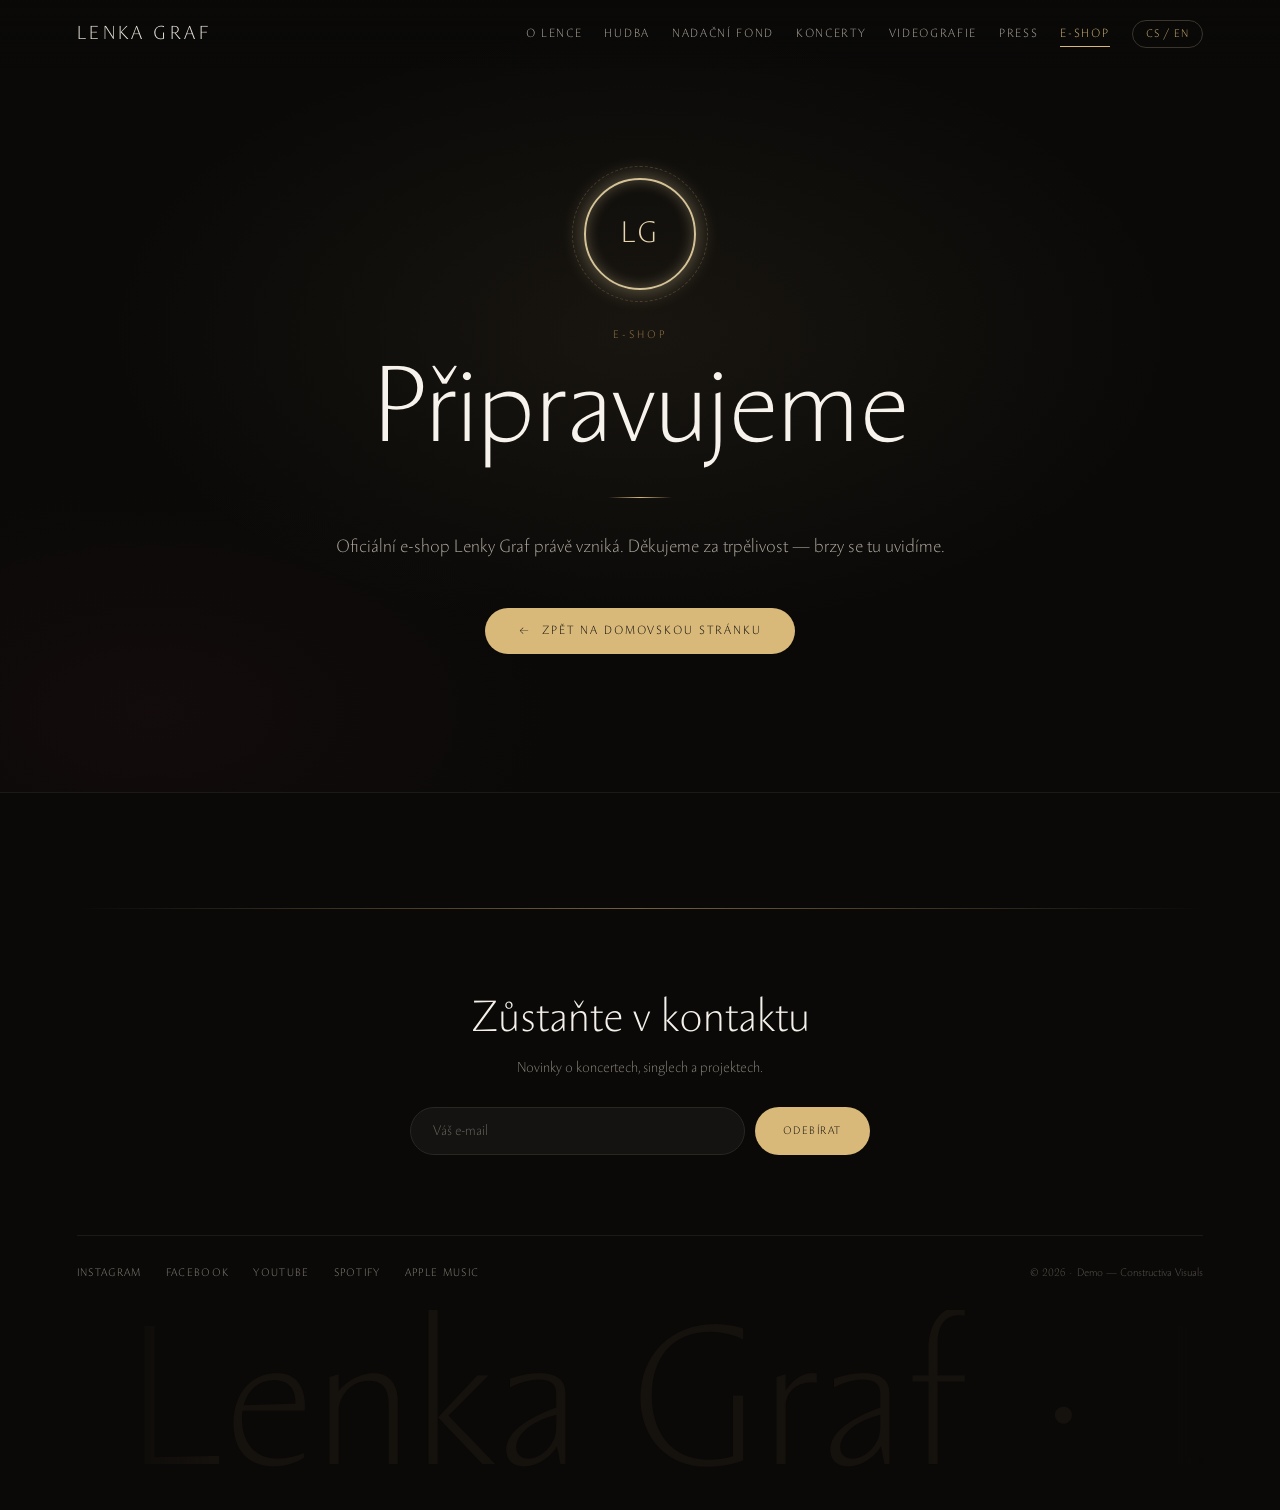
<file: eshop.html>
<!DOCTYPE html>
<html lang="cs">
<head>
<meta charset="utf-8">
<meta name="viewport" content="width=device-width, initial-scale=1">
<title>E-shop — připravujeme · Lenka Graf</title>
<meta name="description" content="Oficiální e-shop Lenky Graf právě připravujeme.">
<!-- dočasná stránka — do vyhledávačů nepatří -->
<meta name="robots" content="noindex, follow">
<meta name="theme-color" content="#0a0908">

<!-- Favicon (LG monogram) -->
<link rel="icon" href="data:image/svg+xml,<svg xmlns='http://www.w3.org/2000/svg' viewBox='0 0 64 64'><rect width='64' height='64' rx='12' fill='%230a0908'/><text x='50%25' y='52%25' dominant-baseline='central' text-anchor='middle' font-family='Georgia,serif' font-style='italic' font-weight='700' font-size='34' fill='%23d8b97a'>LG</text></svg>">
<link rel="apple-touch-icon" href="data:image/svg+xml,<svg xmlns='http://www.w3.org/2000/svg' viewBox='0 0 64 64'><rect width='64' height='64' fill='%230a0908'/><text x='50%25' y='52%25' dominant-baseline='central' text-anchor='middle' font-family='Georgia,serif' font-style='italic' font-weight='700' font-size='34' fill='%23d8b97a'>LG</text></svg>">

<link rel="preload" as="font" type="font/woff2" href="assets/fonts/JannonSans-Light.woff2" crossorigin>
<link rel="stylesheet" href="assets/fonts/fonts.css">
<style>
  /* Stejné základy jako index.html — typografie jede přes jednu proměnnou */
  :root {
    --font: 'Jannon Sans', 'Optima', 'Gill Sans', 'Segoe UI', sans-serif;
  }
  * { box-sizing: border-box; margin: 0; padding: 0; }
  html, body, input, button, textarea, select { font-synthesis: none; -webkit-font-synthesis: none; }
  body { background: #0a0908; color: #ece7de; font-family: var(--font); font-weight: 300; -webkit-font-smoothing: antialiased; overflow-x: hidden; }
  ::selection { background: #d8b97a; color: #0a0908; }
  a { -webkit-tap-highlight-color: transparent; }
  input::placeholder { color: #6b665d; }
  @keyframes marqueeMove { from { transform: translateX(0); } to { transform: translateX(-50%); } }
  @keyframes glowPulse { 0%,100% { opacity:.55; } 50% { opacity:.9; } }
  @keyframes rise { from { opacity:0; transform:translateY(18px); } to { opacity:1; transform:none; } }
  @keyframes spin { from { transform: rotate(0deg); } to { transform: rotate(360deg); } }

  /* ---- nav ---- */
  .nav-actions a{ position:relative; font-size:12px; letter-spacing:.2em; text-transform:uppercase; color:#b3ada2; text-decoration:none; transition:color .35s ease; }
  .nav-actions a::after{ content:''; position:absolute; left:0; bottom:-6px; width:0; height:1px; background:#d8b97a; transition:width .4s cubic-bezier(.2,.6,.2,1); }
  .nav-actions a:hover{ color:#ece7de; }
  .nav-actions a:hover::after, .nav-actions a.active::after{ width:100%; }
  .nav-actions a.active{ color:#d8b97a; }

  /* ---- připravujeme ---- */
  .soon{ position:relative; min-height:88vh; min-height:88svh; display:flex; align-items:center; justify-content:center; padding:130px 6vw 90px; text-align:center; overflow:hidden;
    background:radial-gradient(60% 55% at 50% 42%, rgba(216,185,122,.07), transparent 70%), radial-gradient(50% 45% at 12% 90%, rgba(126,42,56,.08), transparent 65%), #0a0908; }
  .soon-inner > *{ animation:rise 1.1s cubic-bezier(.2,.6,.2,1) both; }
  .soon-inner > :nth-child(2){ animation-delay:.12s; }
  .soon-inner > :nth-child(3){ animation-delay:.24s; }
  .soon-inner > :nth-child(4){ animation-delay:.36s; }
  .soon-inner > :nth-child(5){ animation-delay:.48s; }
  .soon-inner > :nth-child(6){ animation-delay:.6s; }
  /* monogram ve svítivém kruhu — stejná linka jako oblouk jukeboxu */
  .soon-mark{ position:relative; width:112px; height:112px; margin:0 auto 38px; border-radius:50%; display:flex; align-items:center; justify-content:center;
    font-size:30px; letter-spacing:.08em; color:#e8d7ae; }
  .soon-mark::before{ content:''; position:absolute; inset:0; border-radius:50%; border:2px solid rgba(240,220,170,.88);
    box-shadow:0 0 22px rgba(240,220,170,.42), inset 0 0 14px rgba(240,220,170,.3); animation:glowPulse 3.6s ease-in-out infinite; }
  .soon-mark::after{ content:''; position:absolute; inset:-12px; border-radius:50%; border:1px dashed rgba(216,185,122,.22); animation:spin 40s linear infinite; }
  .soon-back{ display:inline-flex; align-items:center; gap:12px; padding:16px 34px; background:#d8b97a; color:#0a0908; border-radius:40px; font-family:var(--font); font-size:12px;
    letter-spacing:.16em; text-transform:uppercase; font-weight:700; text-decoration:none; transition:transform .25s ease, box-shadow .3s ease; }
  .soon-back:hover{ transform:translateY(-2px); box-shadow:0 10px 30px -8px rgba(216,185,122,.55); }
  .soon-back:focus-visible, .nav-actions a:focus-visible, #langBtn:focus-visible{ outline:2px solid #d8b97a; outline-offset:4px; }
  .soon-back span{ transition:transform .3s ease; }
  .soon-back:hover span{ transform:translateX(-4px); }

  /* ---- footer (stejný jako na hlavní stránce) ---- */
  .foot-divider{ height:1px; background:linear-gradient(90deg, transparent, rgba(216,185,122,.5) 50%, transparent); margin:0 auto; max-width:1180px; }
  .foot-marquee{ animation:marqueeMove 28s linear infinite; }
  .foot-marquee:hover{ animation-play-state:paused; }
  #newsThanks{ display:none; font-family:var(--font); font-style:italic; font-size:20px; color:#d8b97a; margin-top:6px; opacity:0; transition:opacity .6s ease; }
  #newsThanks.show{ display:block; opacity:1; }
  footer input[type=email]:focus{ border-color:rgba(216,185,122,.7)!important; box-shadow:0 0 0 3px rgba(216,185,122,.1); }
  footer button[type=submit]:hover{ filter:brightness(1.08); box-shadow:0 8px 26px -8px rgba(216,185,122,.55); }

  .burger{ display:none; flex-direction:column; gap:5px; background:none; border:0; cursor:pointer; padding:6px; }
  .burger span{ display:block; width:24px; height:1.5px; background:#ece7de; }
  .mnav{ position:fixed; inset:0; z-index:80; background:rgba(10,9,8,.98); display:flex; flex-direction:column; align-items:center; justify-content:center; gap:6px; overflow-y:auto; opacity:0; visibility:hidden; transition:opacity .4s ease, visibility .4s; }
  .mnav.open{ opacity:1; visibility:visible; }
  .mnav a{ font-family:var(--font); font-size:clamp(24px,4.4vh,34px); letter-spacing:.03em; color:#ece7de; text-decoration:none; padding:clamp(6px,1.2vh,12px); }
  .mnav a:active{ color:#d8b97a; }
  .mnav-close{ position:absolute; top:18px; right:26px; font-size:38px; line-height:1; background:none; border:0; color:#ece7de; cursor:pointer; }

  /* 7 položek se vejde od 1100 px, pod tím hamburger — stejně jako na hlavní stránce */
  @media (max-width:1320px){
    .nav-actions{ gap:22px !important; }
    .nav-actions a{ letter-spacing:.14em; }
  }
  @media (max-width:1100px){
    .nav-actions a{ display:none; }
    .burger{ display:flex; }
  }
  @media (max-width:780px){
    .site-nav{ padding:15px 22px !important; }
    .nav-actions{ gap:16px !important; }
  }
  @media (prefers-reduced-motion: reduce){ *{ animation:none !important; } }
</style>
</head>
<body>

  <!-- NAV -->
  <nav class="site-nav" style="position:fixed; top:0; left:0; width:100%; z-index:60; display:flex; align-items:center; justify-content:space-between; padding:20px 6vw; background:linear-gradient(180deg, rgba(10,9,8,.94) 0%, rgba(10,9,8,.72) 55%, rgba(10,9,8,0) 100%);">
    <a href="index.html" style="font-family:var(--font); font-size:19px; letter-spacing:.18em; text-transform:uppercase; color:#ece7de; text-decoration:none; flex-shrink:0;">Lenka&nbsp;Graf</a>
    <div class="nav-actions" style="display:flex; align-items:center; gap:30px;">
      <a href="index.html#o-lence" data-i18n="nav.about">O Lence</a>
      <a href="index.html#hudba" data-i18n="nav.music">Hudba</a>
      <a href="index.html#nadacni-fond" data-i18n="nav.foundation">Nadační fond</a>
      <a href="index.html#koncerty" data-i18n="nav.shows">Koncerty</a>
      <a href="index.html#videografie" data-i18n="nav.video">Videografie</a>
      <a href="index.html#press" data-i18n="nav.press">Press</a>
      <a href="eshop.html" class="active" aria-current="page" data-i18n="nav.shop">E-shop</a>
      <button id="langBtn" aria-label="Přepnout jazyk / Switch language" style="background:none; border:1px solid #3a352d; border-radius:40px; padding:6px 13px; color:#d8b97a; font-family:var(--font); font-size:11px; letter-spacing:.1em; cursor:pointer;">CS / EN</button>
      <button id="burger" class="burger" aria-label="Menu"><span></span><span></span><span></span></button>
    </div>
  </nav>

  <!-- MOBILE MENU -->
  <div id="mNav" class="mnav">
    <button id="mNavClose" class="mnav-close" aria-label="Zavřít">×</button>
    <a href="index.html#o-lence" data-i18n="nav.about">O Lence</a>
    <a href="index.html#hudba" data-i18n="nav.music">Hudba</a>
    <a href="index.html#nadacni-fond" data-i18n="nav.foundation">Nadační fond</a>
    <a href="index.html#koncerty" data-i18n="nav.shows">Koncerty</a>
    <a href="index.html#videografie" data-i18n="nav.video">Videografie</a>
    <a href="index.html#press" data-i18n="nav.press">Press</a>
    <a href="eshop.html" data-i18n="nav.shop">E-shop</a>
  </div>

  <!-- PŘIPRAVUJEME -->
  <main class="soon">
    <div class="soon-inner" style="max-width:640px;">
      <div class="soon-mark" aria-hidden="true">LG</div>
      <span data-i18n="shop.kicker" style="display:block; font-size:11px; letter-spacing:.28em; text-transform:uppercase; color:#9a7c4a;">E-shop</span>
      <h1 data-i18n="shop.title" style="margin-top:18px; font-family:var(--font); font-weight:500; font-size:clamp(46px,8.5vw,112px); line-height:.95; letter-spacing:-.01em; color:#f7f3ec;">Připravujeme</h1>
      <div style="height:1px; width:64px; margin:34px auto; background:linear-gradient(90deg, rgba(216,185,122,0), #d8b97a, rgba(216,185,122,0));"></div>
      <p data-i18n="shop.body" style="font-size:clamp(16px,1.9vw,18px); line-height:1.75; color:#b3ada2;">Oficiální e-shop Lenky Graf právě vzniká. Děkujeme za trpělivost — brzy se tu uvidíme.</p>
      <div style="margin-top:44px;">
        <a href="index.html" class="soon-back"><span aria-hidden="true">←</span><b data-i18n="shop.back" style="font-weight:inherit;">Zpět na domovskou stránku</b></a>
      </div>
    </div>
  </main>

  <!-- NEWSLETTER + FOOTER -->
  <footer style="position:relative; padding:clamp(70px,9vw,120px) 6vw 0; background:#0a0908; border-top:1px solid rgba(255,255,255,.07);">
    <div class="foot-divider" style="margin-bottom:clamp(54px,7vw,84px);"></div>
    <div style="max-width:680px; margin:0 auto; text-align:center;">
      <h3 data-i18n="news.title" style="font-family:var(--font); font-weight:500; font-size:clamp(28px,4vw,44px); color:#f5f1ea;">Zůstaňte v kontaktu</h3>
      <p data-i18n="news.sub" style="font-size:14.5px; color:#8a857c; margin:14px 0 30px;">Novinky o koncertech, singlech a projektech.</p>
      <form id="newsForm" onsubmit="return false" style="display:flex; gap:10px; max-width:460px; margin:0 auto; flex-wrap:wrap;">
        <input type="email" data-i18n-ph="news.ph" placeholder="Váš e-mail" style="flex:1; min-width:180px; background:rgba(255,255,255,.04); border:1px solid #2a2620; border-radius:40px; padding:15px 22px; color:#ece7de; font-family:var(--font); font-size:14px; outline:none;">
        <button data-i18n="news.btn" type="submit" style="padding:15px 28px; background:#d8b97a; color:#0a0908; border:none; border-radius:40px; font-family:var(--font); font-size:11px; letter-spacing:.14em; text-transform:uppercase; font-weight:700; cursor:pointer; white-space:nowrap;">Odebírat</button>
      </form>
      <div id="newsThanks" data-i18n="news.thanks">Děkujeme! Brzy se ozveme.</div>
    </div>
    <div style="max-width:1180px; margin:clamp(54px,7vw,80px) auto 0; display:flex; flex-wrap:wrap; gap:24px; align-items:center; justify-content:space-between; padding-top:30px; border-top:1px solid rgba(255,255,255,.07);">
      <div class="socials" style="display:flex; gap:24px; flex-wrap:wrap;">
        <a href="https://www.instagram.com/lenkagraf/" target="_blank" rel="noopener" style="font-family:var(--font); font-size:11px; letter-spacing:.12em; text-transform:uppercase; color:#8a857c; text-decoration:none;">Instagram</a>
        <a href="https://www.facebook.com/lenka.graf.14" target="_blank" rel="noopener" style="font-family:var(--font); font-size:11px; letter-spacing:.12em; text-transform:uppercase; color:#8a857c; text-decoration:none;">Facebook</a>
        <a href="https://www.youtube.com/channel/UCkkjptIeEP-hgV7sv9nQdVg" target="_blank" rel="noopener" style="font-family:var(--font); font-size:11px; letter-spacing:.12em; text-transform:uppercase; color:#8a857c; text-decoration:none;">YouTube</a>
        <a href="https://open.spotify.com/artist/7uiOdCDp8aOhCtjvSpaGuh" target="_blank" rel="noopener" style="font-family:var(--font); font-size:11px; letter-spacing:.12em; text-transform:uppercase; color:#8a857c; text-decoration:none;">Spotify</a>
        <a href="https://music.apple.com/us/artist/lenka-graf/1300065549" target="_blank" rel="noopener" style="font-family:var(--font); font-size:11px; letter-spacing:.12em; text-transform:uppercase; color:#8a857c; text-decoration:none;">Apple Music</a>
      </div>
      <span style="font-family:var(--font); font-size:11px; color:#5c574f;">© 2026 · Demo — Constructiva Visuals</span>
    </div>
    <div style="overflow:hidden; margin-top:30px; -webkit-mask-image:linear-gradient(90deg,transparent,#000 12%,#000 88%,transparent); mask-image:linear-gradient(90deg,transparent,#000 12%,#000 88%,transparent);">
      <div class="foot-marquee" style="display:flex; width:max-content;">
        <span style="font-family:var(--font); font-weight:500; font-size:clamp(70px,16vw,200px); line-height:1; color:#15110d; padding:0 .25em; white-space:nowrap;">Lenka Graf · Lenka Graf ·&nbsp;</span>
        <span style="font-family:var(--font); font-weight:500; font-size:clamp(70px,16vw,200px); line-height:1; color:#15110d; padding:0 .25em; white-space:nowrap;">Lenka Graf · Lenka Graf ·&nbsp;</span>
      </div>
    </div>
  </footer>

<script>
(function(){
  var $=function(id){ return document.getElementById(id); };
  var I18N = {
    cs: { 'nav.about':'O Lence','nav.music':'Hudba','nav.video':'Videografie','nav.shows':'Koncerty','nav.foundation':'Nadační fond','nav.press':'Press','nav.shop':'E-shop',
          'shop.kicker':'E-shop','shop.title':'Připravujeme','shop.body':'Oficiální e-shop Lenky Graf právě vzniká. Děkujeme za trpělivost — brzy se tu uvidíme.','shop.back':'Zpět na domovskou stránku',
          'news.title':'Zůstaňte v kontaktu','news.sub':'Novinky o koncertech, singlech a projektech.','news.btn':'Odebírat','news.ph':'Váš e-mail','news.thanks':'Děkujeme! Brzy se ozveme.' },
    en: { 'nav.about':'About Lenka','nav.music':'Music','nav.video':'Videography','nav.shows':'Shows','nav.foundation':'Foundation','nav.press':'Press','nav.shop':'E-shop',
          'shop.kicker':'E-shop','shop.title':'Coming soon','shop.body':'The official Lenka Graf e-shop is on its way. Thank you for your patience — see you soon.','shop.back':'Back to the homepage',
          'news.title':'Stay in touch','news.sub':'News about concerts, singles and projects.','news.btn':'Subscribe','news.ph':'Your e-mail','news.thanks':'Thank you — we will be in touch.' }
  };
  // jazyk sdílí s hlavní stránkou přes localStorage
  var lang='cs';
  try{ var saved=localStorage.getItem('lg_lang'); if(saved==='en'||saved==='cs') lang=saved; }catch(e){}
  function applyLang(){
    var dict=I18N[lang];
    document.documentElement.lang=lang;
    document.title = lang==='cs' ? 'E-shop — připravujeme · Lenka Graf' : 'E-shop — coming soon · Lenka Graf';
    Array.prototype.forEach.call(document.querySelectorAll('[data-i18n]'), function(el){ var k=el.getAttribute('data-i18n'); if(dict[k]!=null) el.textContent=dict[k]; });
    Array.prototype.forEach.call(document.querySelectorAll('[data-i18n-ph]'), function(el){ var k=el.getAttribute('data-i18n-ph'); if(dict[k]!=null) el.placeholder=dict[k]; });
    $('langBtn').textContent = lang==='cs' ? 'CS / EN' : 'EN / CS';
  }
  $('langBtn').addEventListener('click', function(){ lang = lang==='cs'?'en':'cs'; applyLang(); try{ localStorage.setItem('lg_lang', lang); }catch(e){} });
  if(lang!=='cs') applyLang();

  // mobilní menu
  var mnav=$('mNav');
  $('burger').addEventListener('click', function(){ mnav.classList.add('open'); });
  $('mNavClose').addEventListener('click', function(){ mnav.classList.remove('open'); });
  document.addEventListener('keydown', function(e){ if(e.key==='Escape') mnav.classList.remove('open'); });

  // newsletter odeslání → děkovný stav
  var newsForm=$('newsForm');
  if(newsForm){ newsForm.addEventListener('submit', function(){
    var inp=newsForm.querySelector('input[type=email]');
    if(!inp || !inp.value || (inp.checkValidity && !inp.checkValidity())){ if(inp) inp.focus(); return; }
    newsForm.style.display='none';
    var t=$('newsThanks'); if(t) t.classList.add('show');
  }); }
})();
</script>
</body>
</html>
</file>
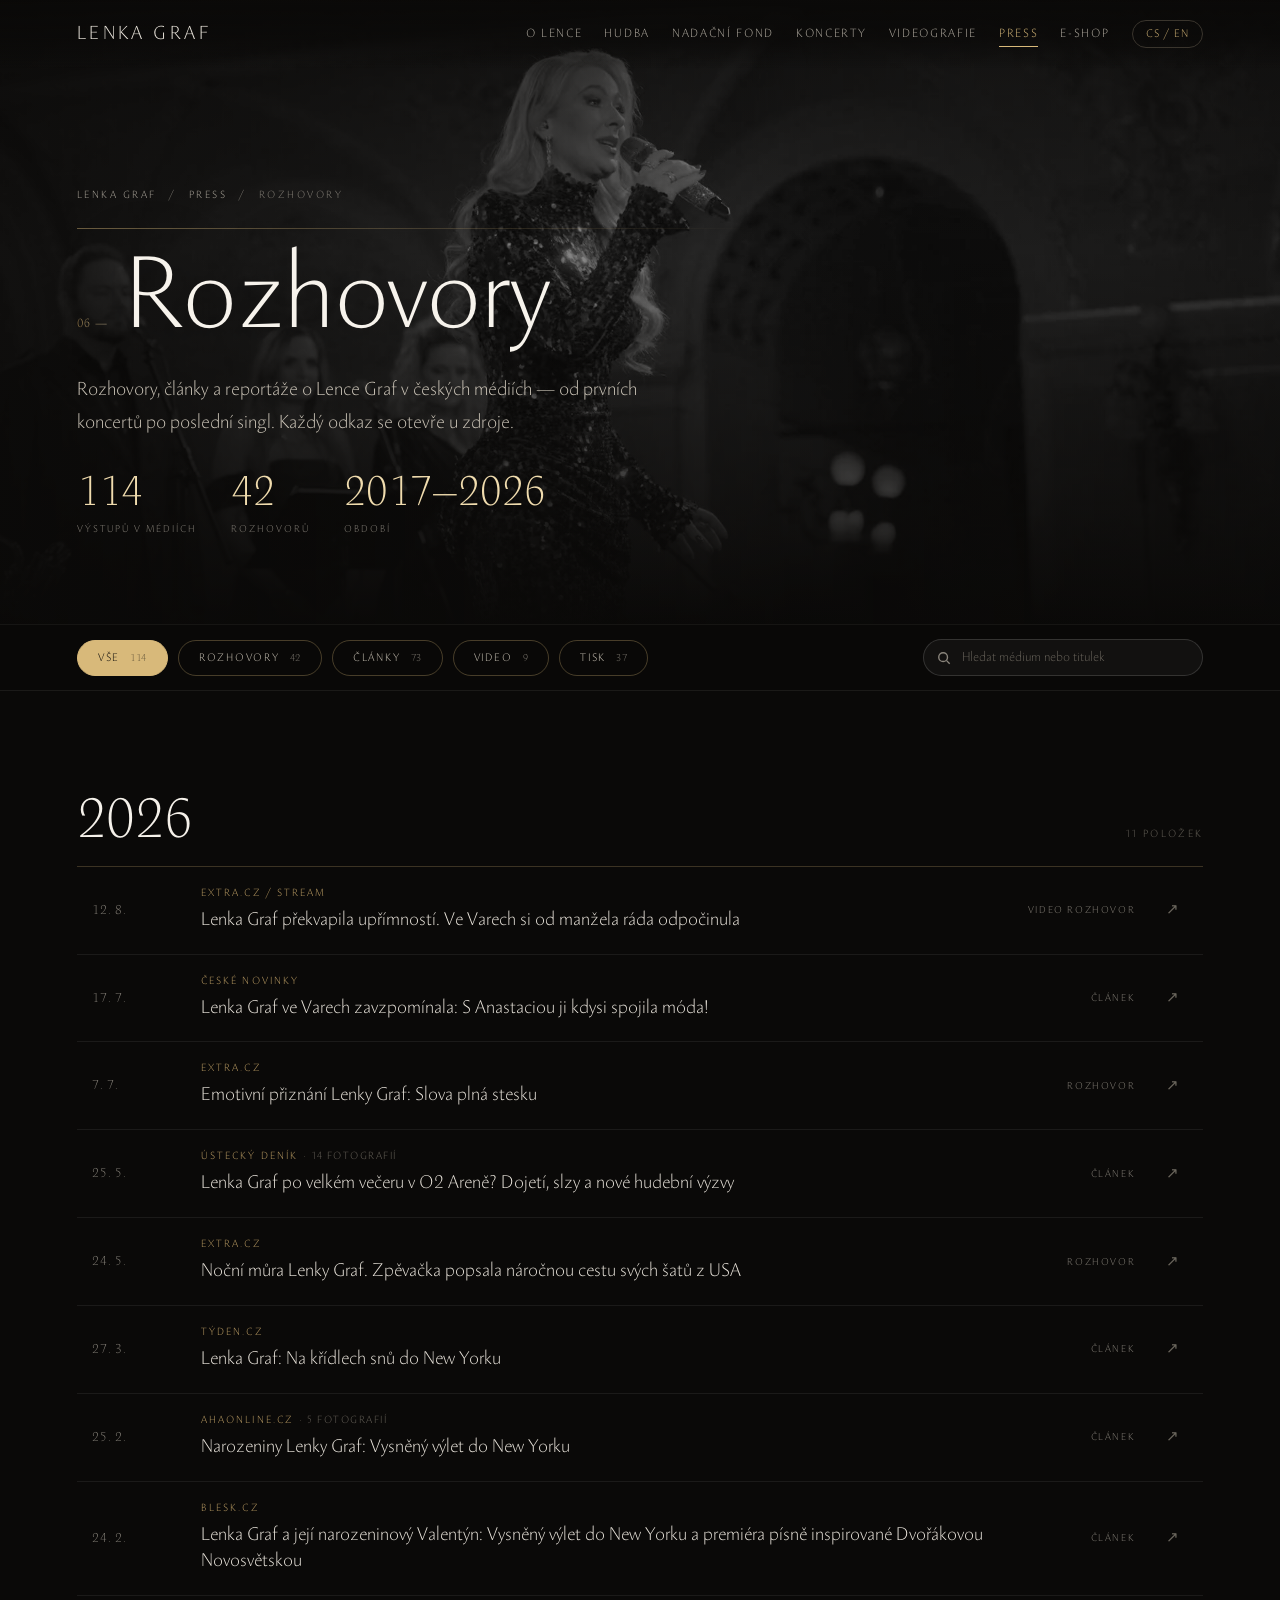
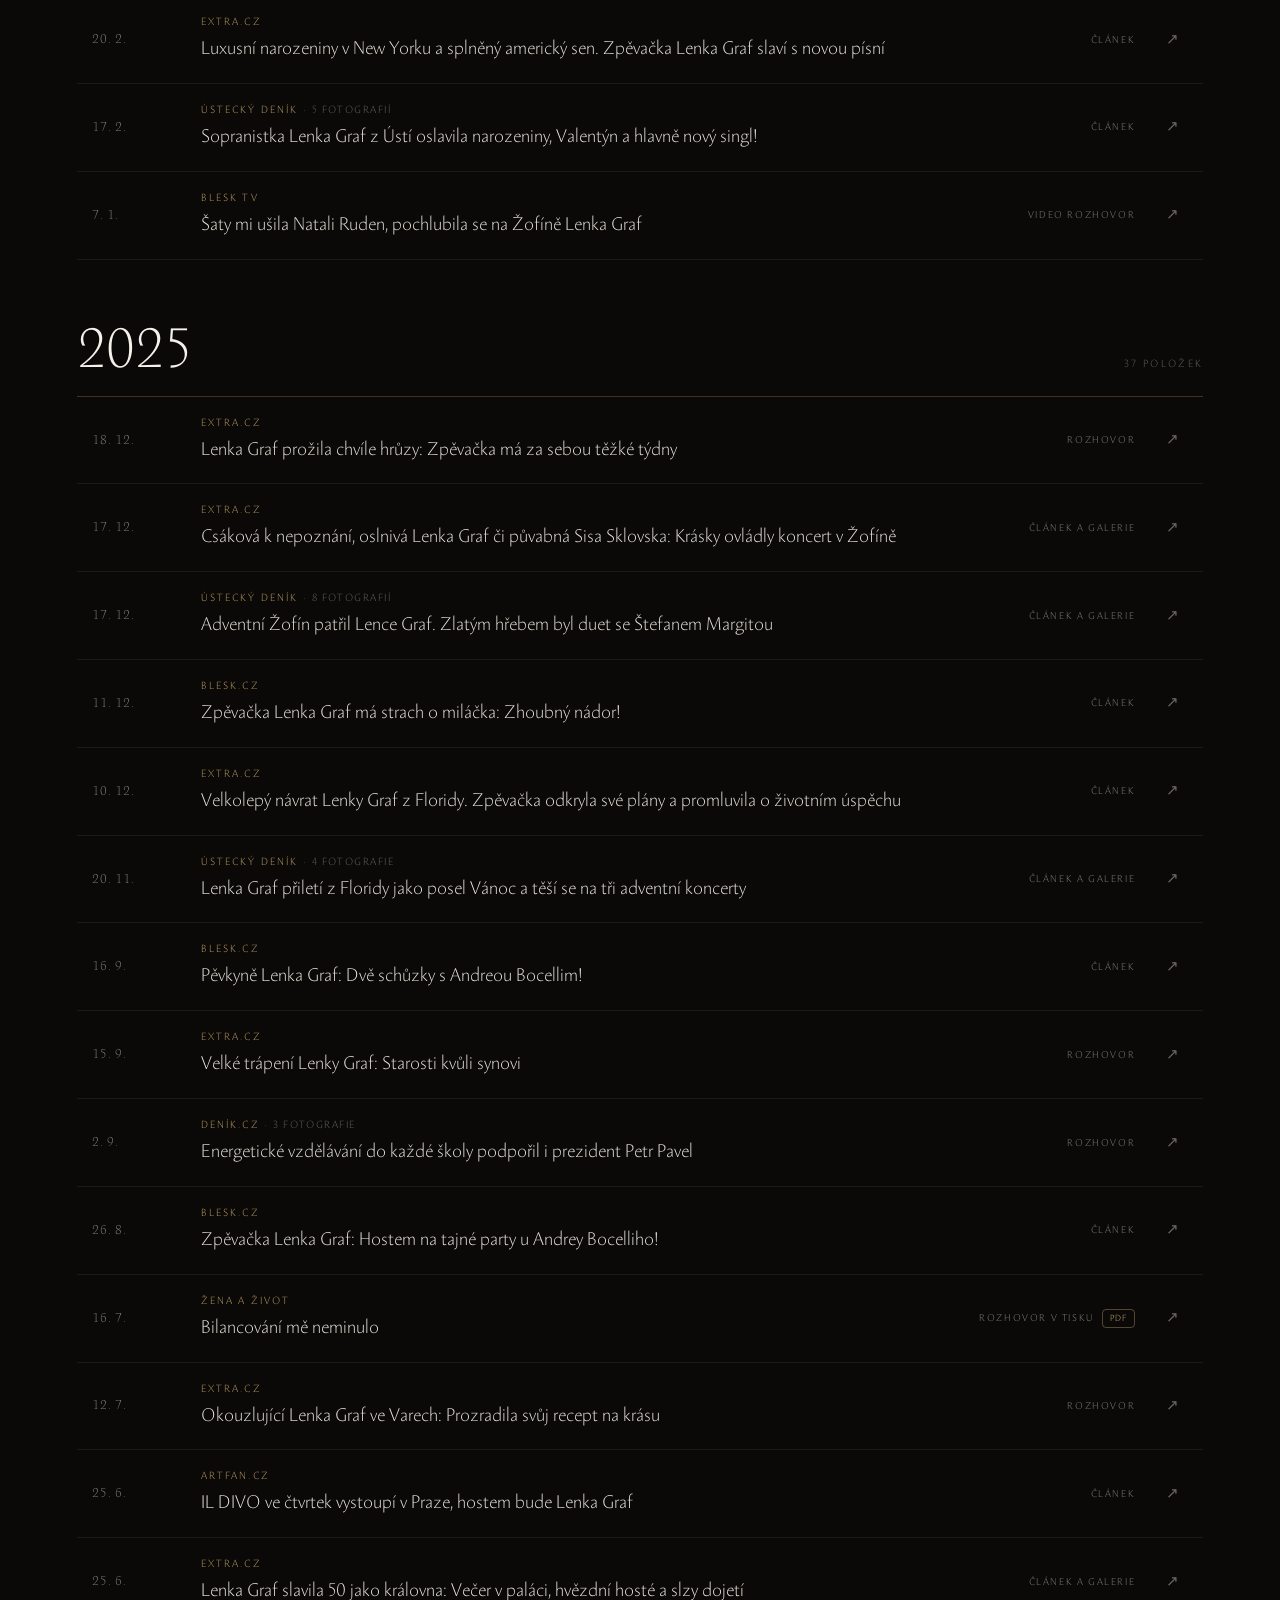
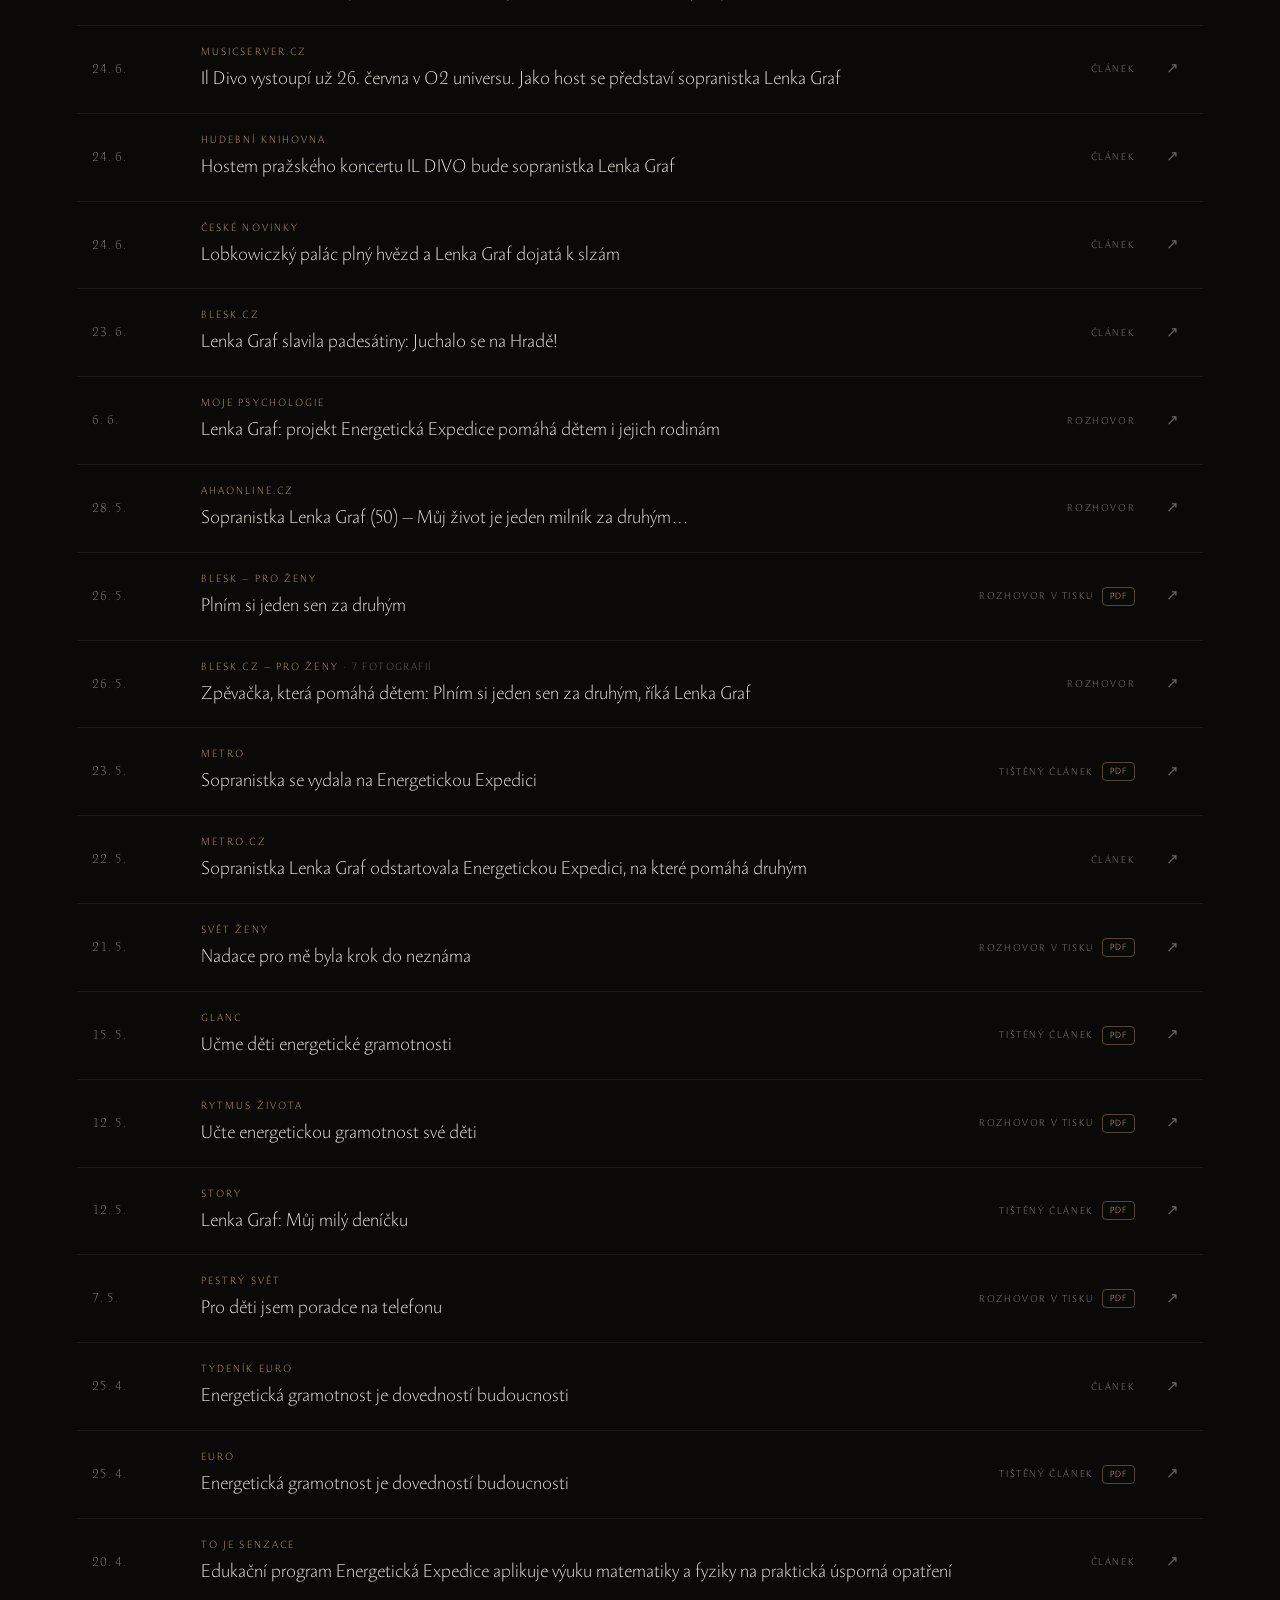
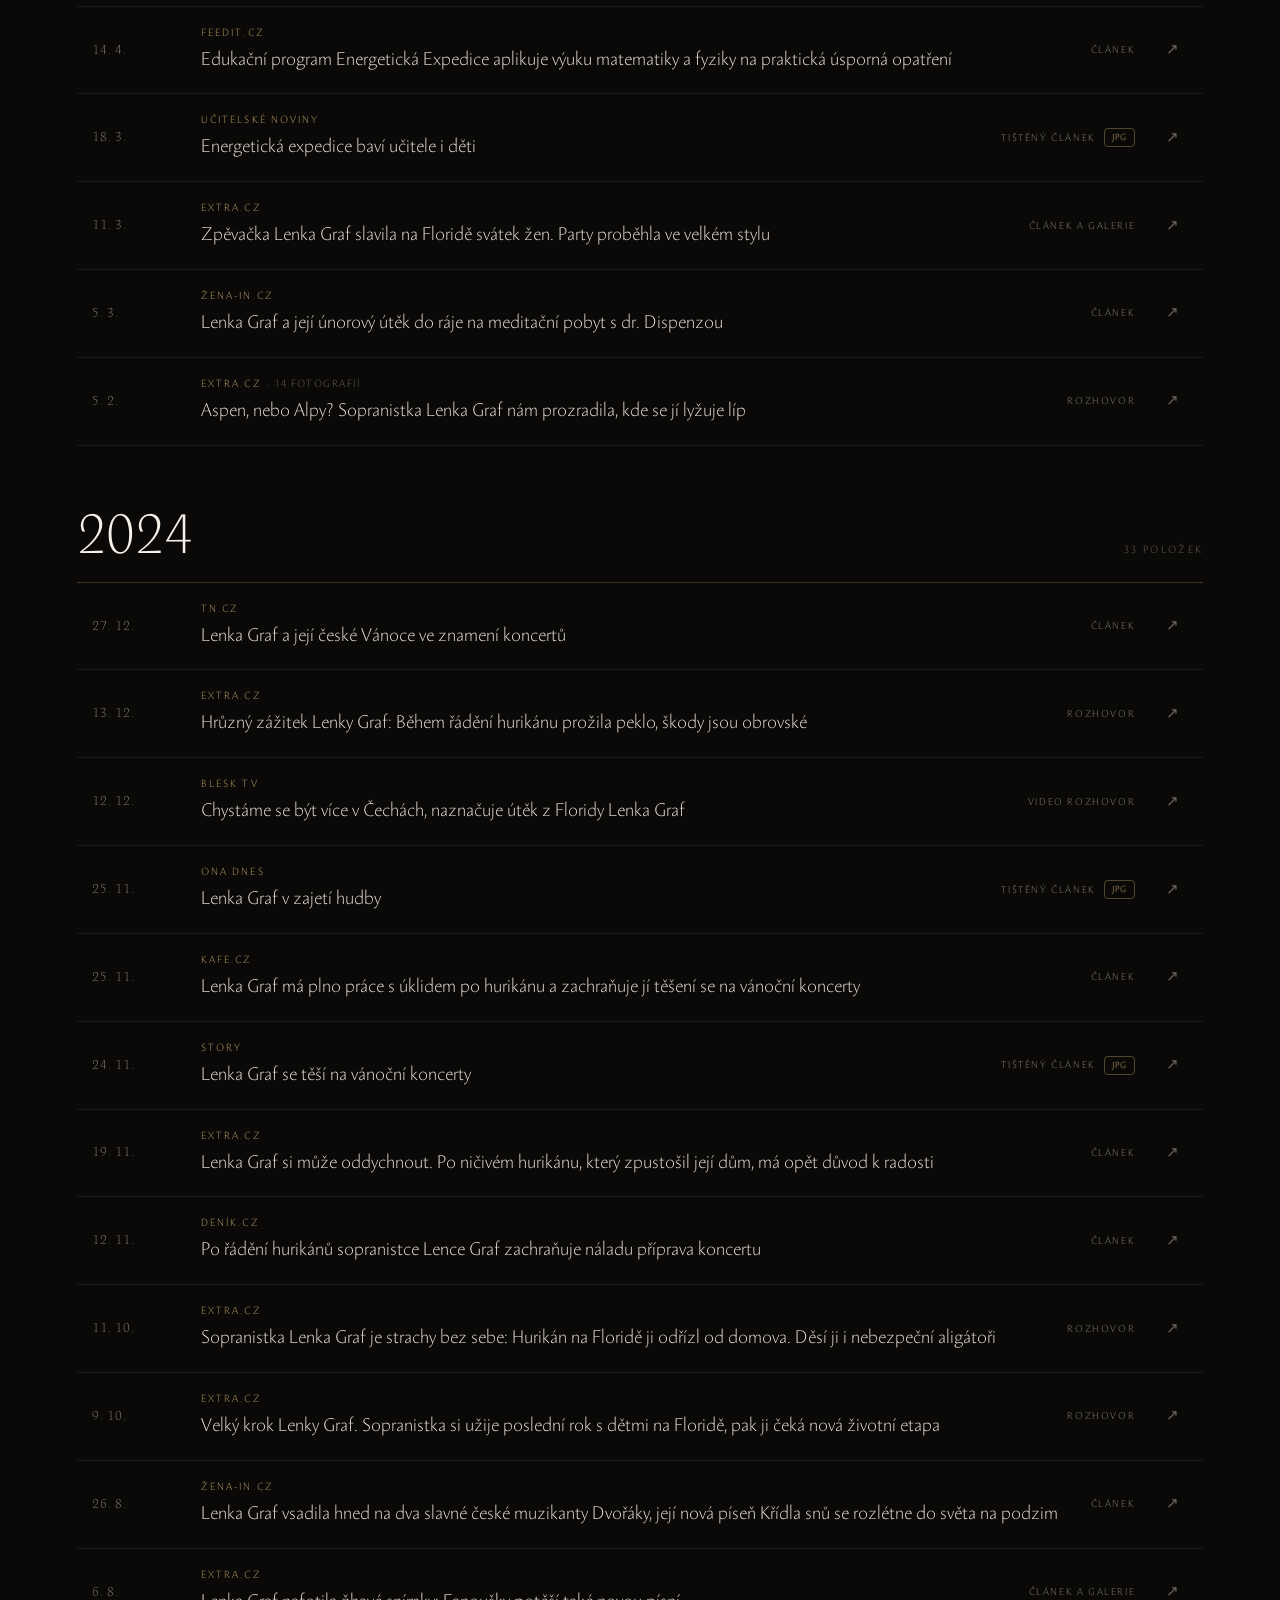
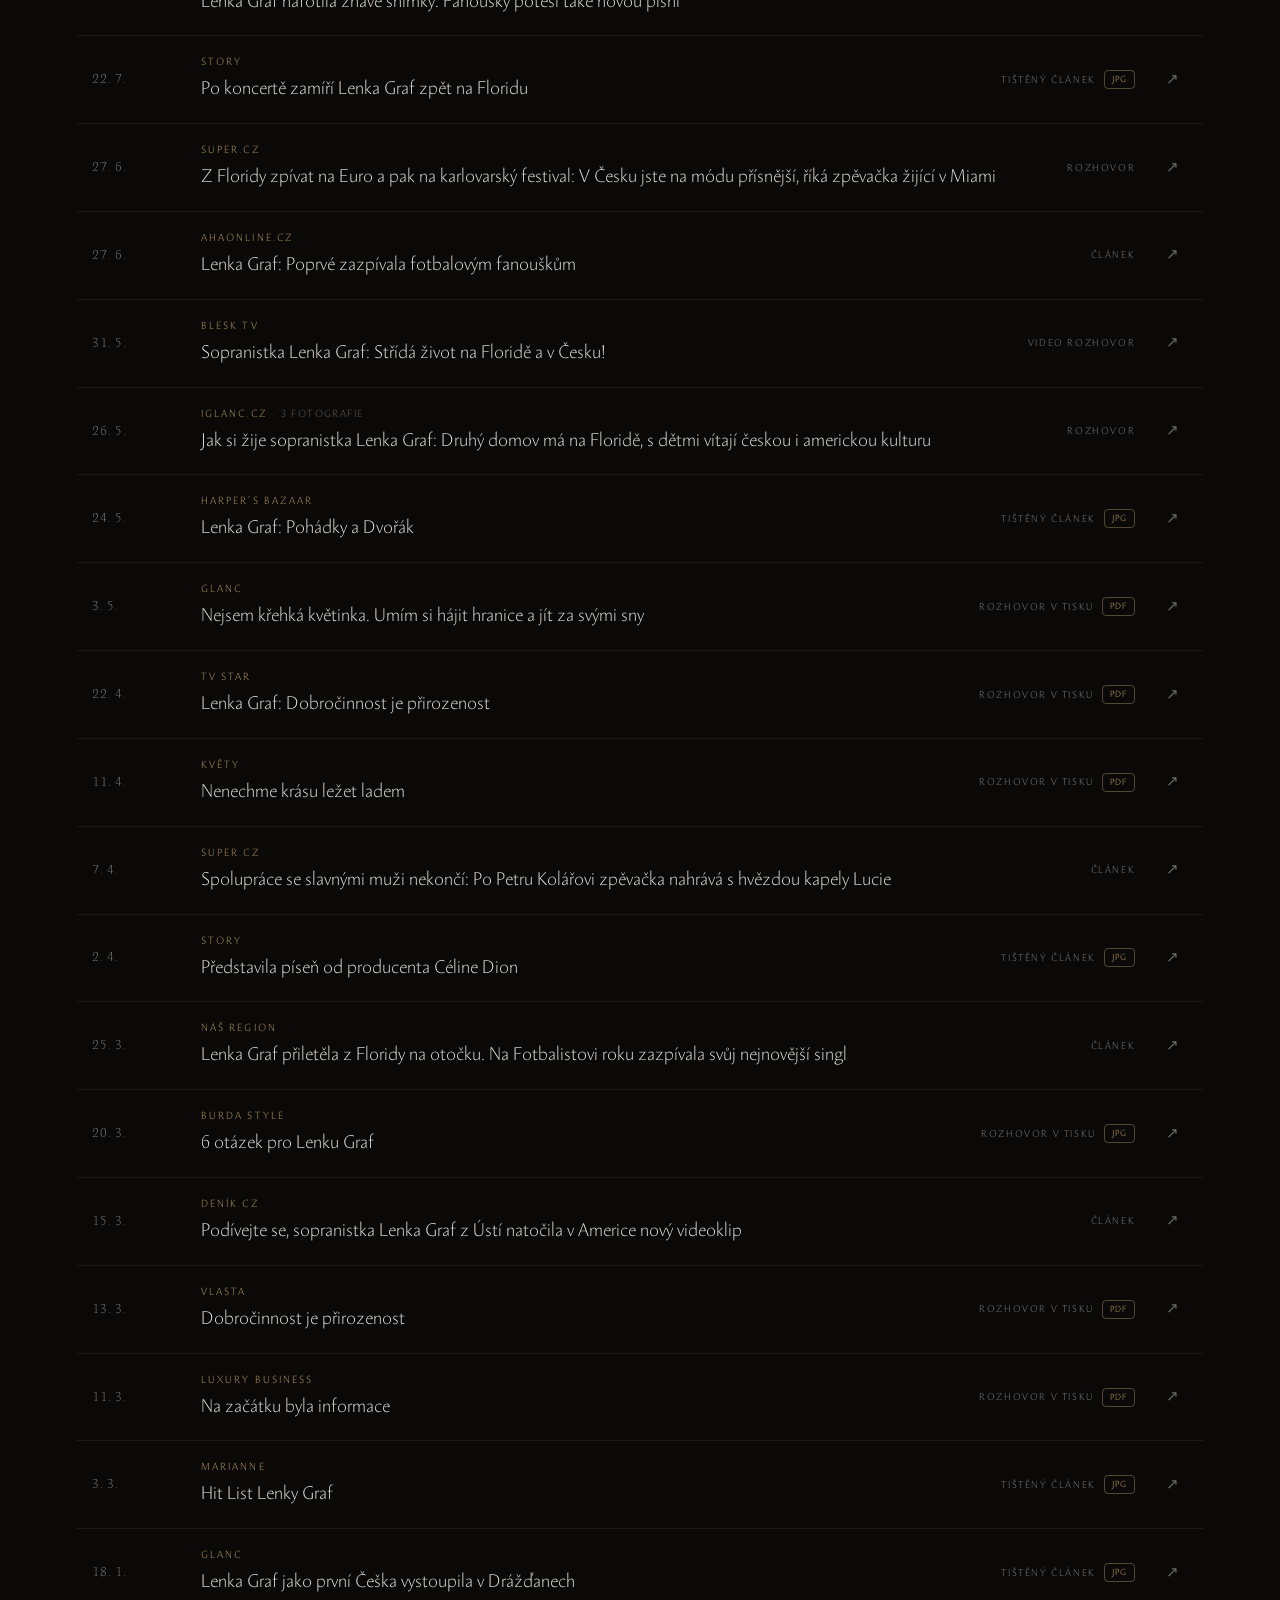
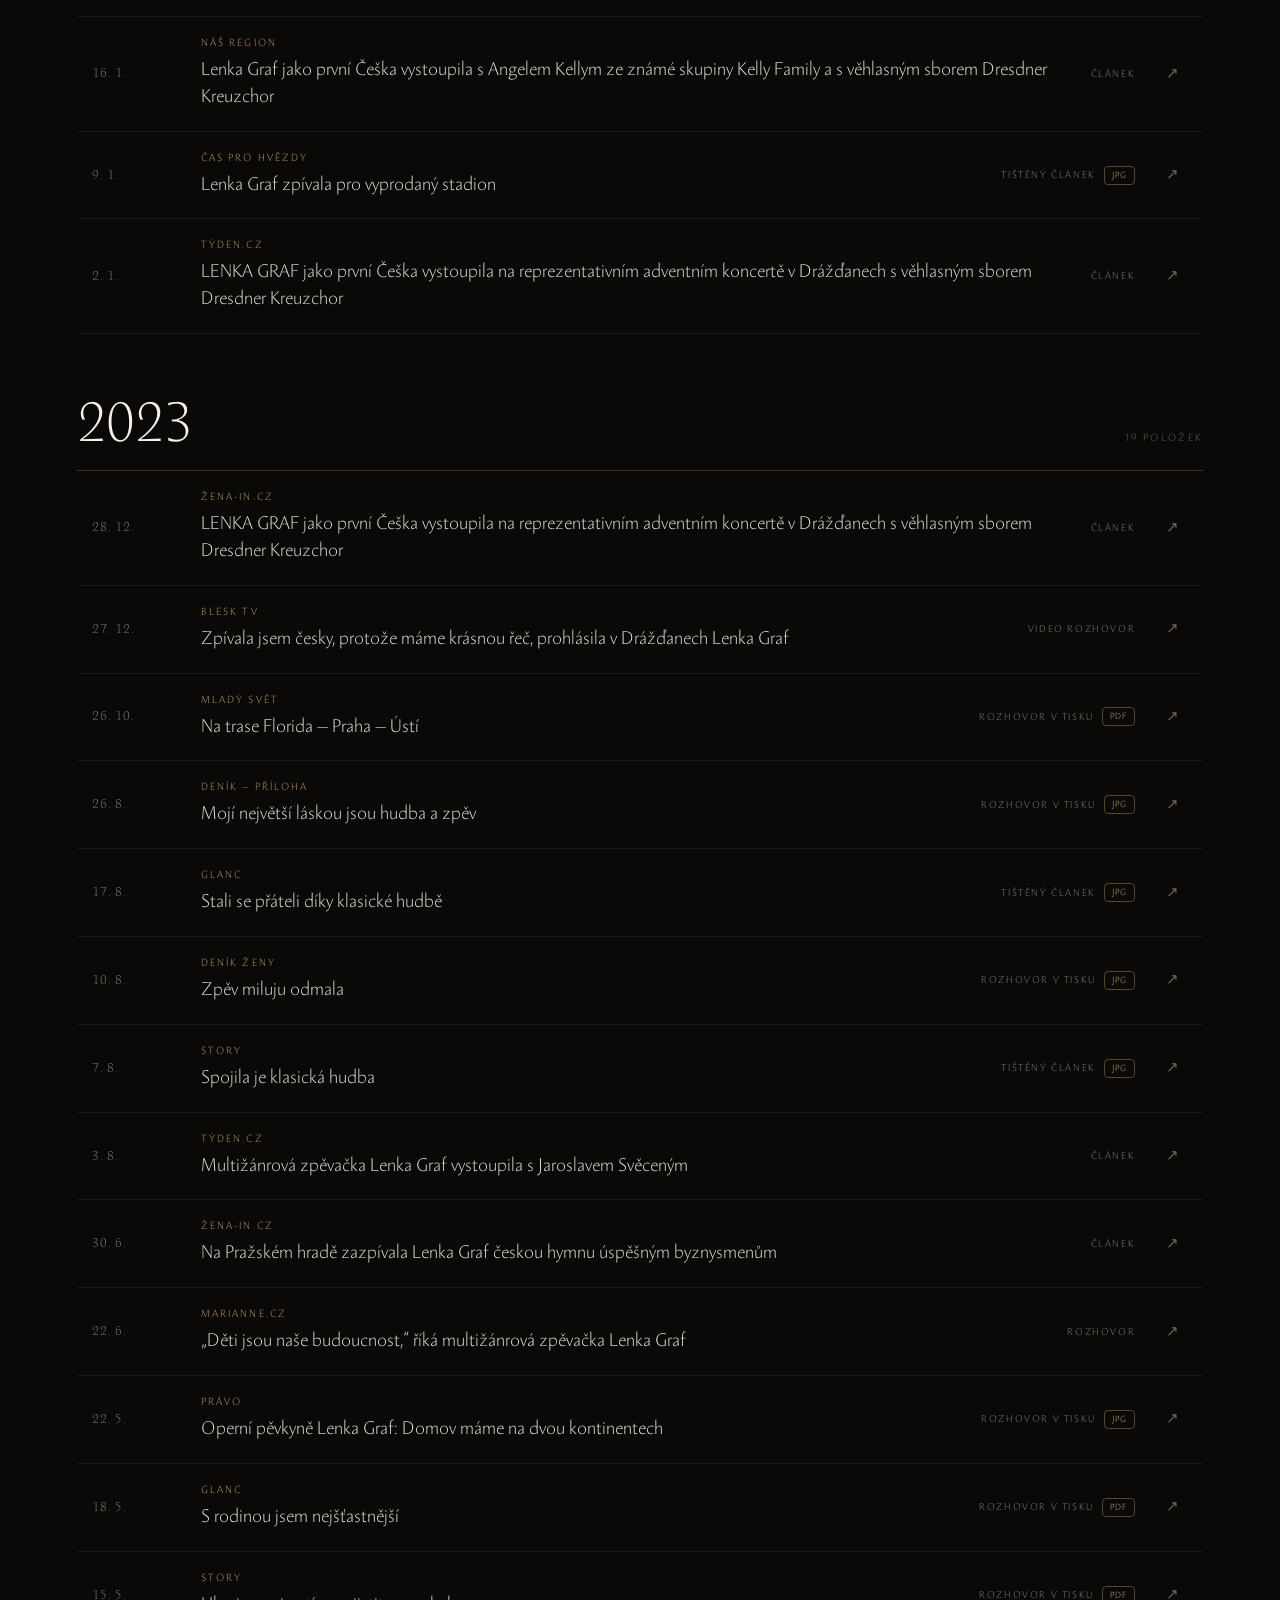
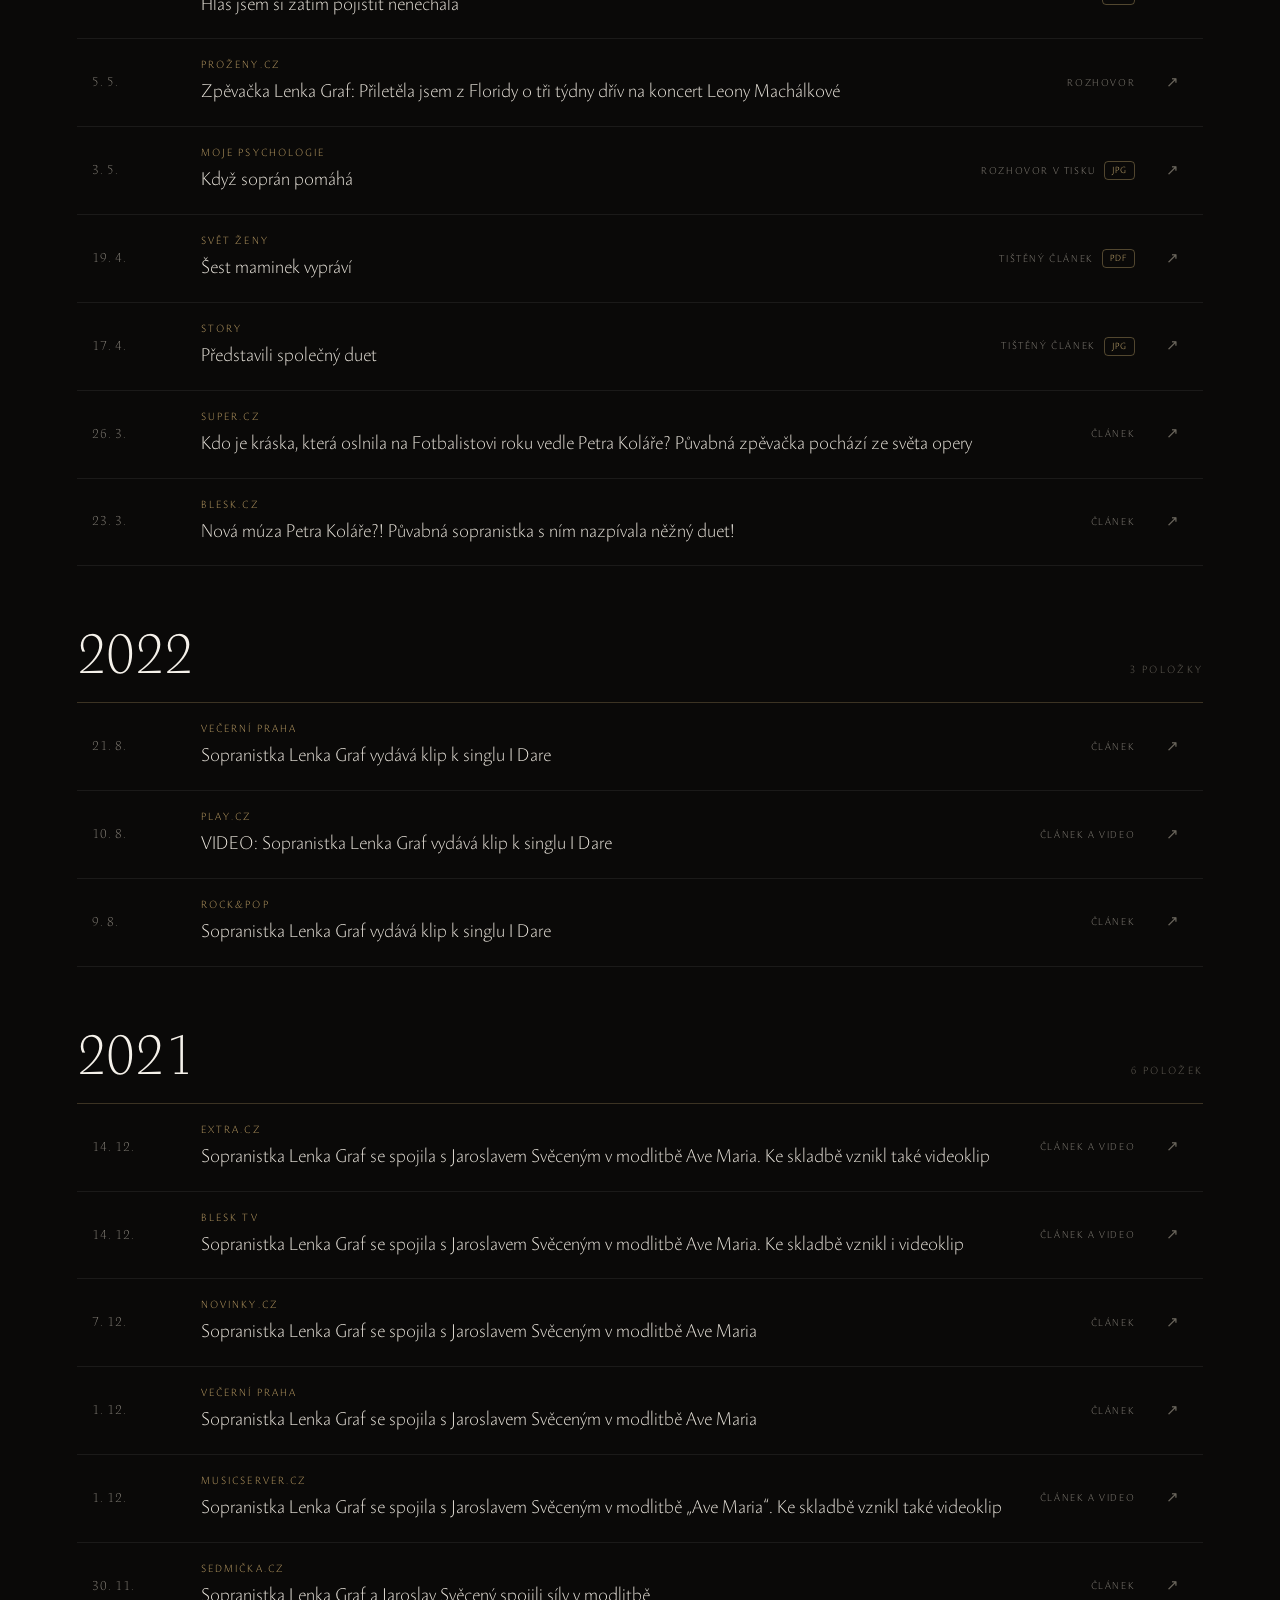
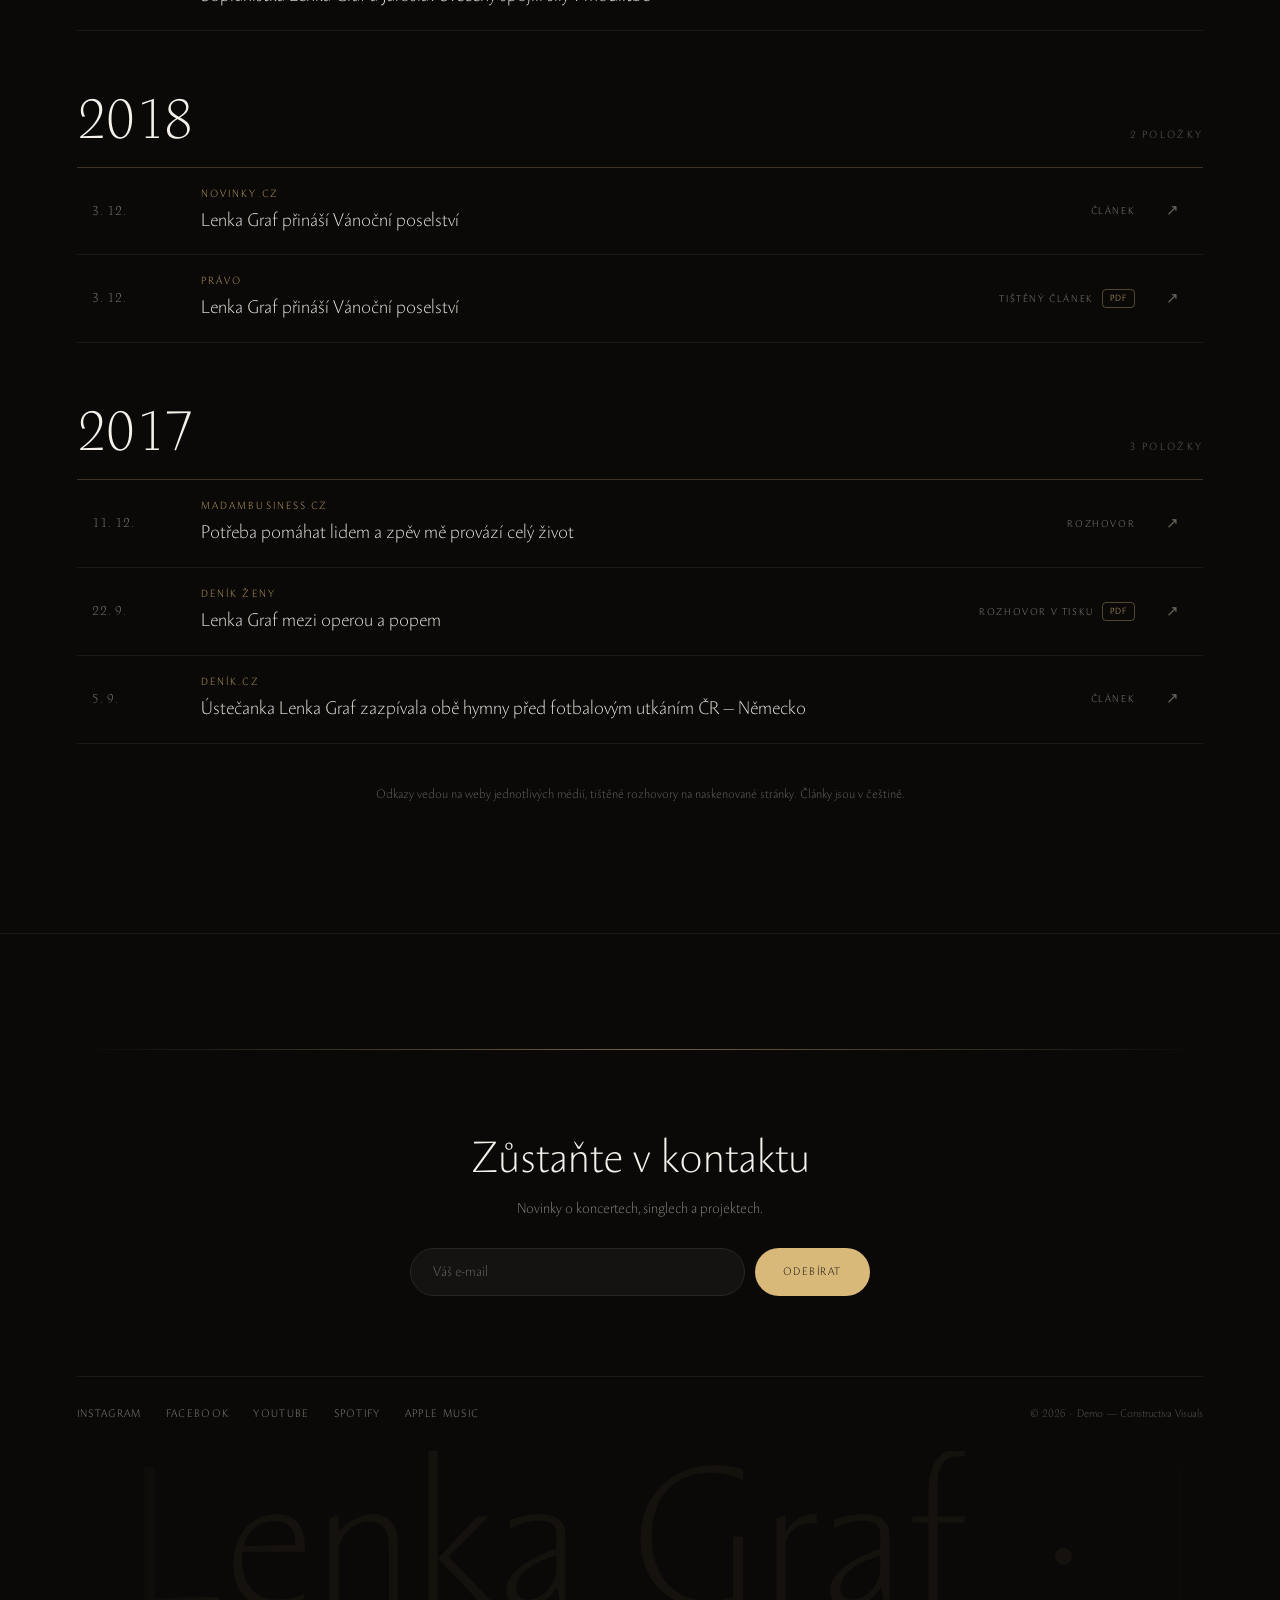
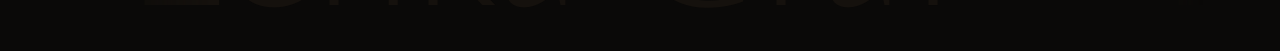
<file: rozhovory.html>
<!DOCTYPE html>
<html lang="cs">
<head>
<meta charset="utf-8">
<meta name="viewport" content="width=device-width, initial-scale=1">
<title>Rozhovory · Lenka Graf</title>
<meta name="description" content="Rozhovory, články a reportáže o sopranistce Lence Graf v českých médiích 2017–2026.">
<meta name="theme-color" content="#0a0908">
<meta property="og:type" content="website">
<meta property="og:title" content="Rozhovory · Lenka Graf">
<meta property="og:description" content="Rozhovory, články a reportáže o sopranistce Lence Graf v českých médiích 2017–2026.">
<meta property="og:image" content="assets/hero.jpg">
<meta property="og:locale" content="cs_CZ">

<!-- Favicon (LG monogram) -->
<link rel="icon" href="data:image/svg+xml,<svg xmlns='http://www.w3.org/2000/svg' viewBox='0 0 64 64'><rect width='64' height='64' rx='12' fill='%230a0908'/><text x='50%25' y='52%25' dominant-baseline='central' text-anchor='middle' font-family='Georgia,serif' font-style='italic' font-weight='700' font-size='34' fill='%23d8b97a'>LG</text></svg>">
<link rel="apple-touch-icon" href="data:image/svg+xml,<svg xmlns='http://www.w3.org/2000/svg' viewBox='0 0 64 64'><rect width='64' height='64' fill='%230a0908'/><text x='50%25' y='52%25' dominant-baseline='central' text-anchor='middle' font-family='Georgia,serif' font-style='italic' font-weight='700' font-size='34' fill='%23d8b97a'>LG</text></svg>">

<link rel="preload" as="font" type="font/woff2" href="assets/fonts/JannonSans-Light.woff2" crossorigin>
<link rel="stylesheet" href="assets/fonts/fonts.css">
<style>
  /* Stejné základy jako index.html — typografie jede přes jednu proměnnou */
  :root {
    --font: 'Jannon Sans', 'Optima', 'Gill Sans', 'Segoe UI', sans-serif;
    --tabs-top: 70px;   /* výška fixní navigace — pod ní se přichytí přepínač kategorií */
  }
  * { box-sizing: border-box; margin: 0; padding: 0; }
  html { scroll-behavior: smooth; }
  html, body, input, button, textarea, select { font-synthesis: none; -webkit-font-synthesis: none; }
  body { background: #0a0908; color: #ece7de; font-family: var(--font); font-weight: 300; -webkit-font-smoothing: antialiased; overflow-x: hidden; }
  ::selection { background: #d8b97a; color: #0a0908; }
  a { -webkit-tap-highlight-color: transparent; }
  input::placeholder { color: #6b665d; }
  :focus-visible { outline: 2px solid #d8b97a; outline-offset: 4px; }
  :focus:not(:focus-visible) { outline: none; }
  @keyframes marqueeMove { from { transform: translateX(0); } to { transform: translateX(-50%); } }
  @keyframes glowPulse { 0%,100% { opacity:.55; } 50% { opacity:.9; } }
  @keyframes rise { from { opacity:0; transform:translateY(18px); } to { opacity:1; transform:none; } }
  @keyframes lineIn { from { transform:scaleX(0); } to { transform:scaleX(1); } }
  @keyframes shimmer { to { background-position:-220% center; } }

  /* ---- nav ---- */
  .nav-actions a{ position:relative; font-size:12px; letter-spacing:.2em; text-transform:uppercase; color:#b3ada2; text-decoration:none; transition:color .35s ease; }
  .nav-actions a::after{ content:''; position:absolute; left:0; bottom:-6px; width:0; height:1px; background:#d8b97a; transition:width .4s cubic-bezier(.2,.6,.2,1); }
  .nav-actions a:hover{ color:#ece7de; }
  .nav-actions a:hover::after, .nav-actions a.active::after{ width:100%; }
  .nav-actions a.active{ color:#d8b97a; }

  /* ---- hlavička stránky: černobílý snímek ze Žofína (poster hero videa) ---- */
  .vp-hero{ position:relative; padding:clamp(150px,21vh,220px) 6vw clamp(56px,7vw,92px); overflow:hidden; }
  .vp-hero-bg{ position:absolute; inset:0; background:#0b0907 url('assets/hero-loop.jpg') 60% 40%/cover no-repeat; }
  .vp-hero::after{ content:''; position:absolute; inset:0; pointer-events:none;
    background:linear-gradient(90deg, rgba(10,9,8,.86) 0%, rgba(10,9,8,.35) 60%, rgba(10,9,8,.55) 100%), linear-gradient(180deg, rgba(10,9,8,.55) 0%, rgba(10,9,8,0) 40%, #0a0908 100%); }
  .vp-hero-inner{ position:relative; z-index:1; max-width:1180px; margin:0 auto; }
  .vp-hero-inner > *{ animation:rise 1.1s cubic-bezier(.2,.6,.2,1) both; }
  .vp-hero-inner > :nth-child(2){ animation-delay:.1s; }
  .vp-hero-inner > :nth-child(3){ animation-delay:.2s; }
  .vp-hero-inner > :nth-child(4){ animation-delay:.3s; }
  .vp-crumbs{ display:flex; align-items:center; gap:12px; font-size:10.5px; letter-spacing:.24em; text-transform:uppercase; color:#8a857c; }
  .vp-crumbs a{ color:#b3ada2; text-decoration:none; transition:color .3s; }
  .vp-crumbs a:hover{ color:#d8b97a; }
  .vp-line{ height:1px; margin:26px 0 22px; background:linear-gradient(90deg,rgba(216,185,122,.45),rgba(216,185,122,0) 60%); transform-origin:left; animation:lineIn 1.4s cubic-bezier(.2,.6,.2,1) .2s both !important; }
  .vp-title{ display:flex; align-items:baseline; gap:16px; }
  .vp-num{ font-size:12px; letter-spacing:.1em; background:linear-gradient(90deg,#9a7c4a,#f0dcae 45%,#9a7c4a); background-size:220% auto; -webkit-background-clip:text; background-clip:text; -webkit-text-fill-color:transparent; animation:shimmer 5.5s linear infinite; }
  .vp-title h1{ font-weight:500; font-size:clamp(46px,8vw,104px); line-height:.95; letter-spacing:-.01em; color:#f7f3ec; text-shadow:0 8px 60px rgba(0,0,0,.6); }
  .vp-lead{ max-width:600px; margin-top:26px; font-size:clamp(16px,1.9vw,19px); line-height:1.7; color:#cfc8bb; }

  /* ---- filtr — přichytí se pod navigací ---- */
  .vp-tabs{ position:sticky; top:var(--tabs-top); z-index:50; padding:0 6vw; background:rgba(10,9,8,.86); -webkit-backdrop-filter:blur(10px); backdrop-filter:blur(10px);
    border-top:1px solid rgba(255,255,255,.05); border-bottom:1px solid rgba(255,255,255,.07); }
  /* přichycený přepínač zakryje i pruh pod průhlednou navigací, ať pod ní neprosvítají karty */
  .vp-tabs::before{ content:''; position:absolute; left:0; right:0; bottom:100%; height:var(--tabs-top); background:rgba(10,9,8,.94); opacity:0; transition:opacity .3s ease; pointer-events:none; }
  .vp-tabs.is-stuck::before{ opacity:1; }
  .vp-tabs-inner{ max-width:1180px; margin:0 auto; display:flex; gap:10px; padding:14px 0; overflow-x:auto; scrollbar-width:none; }
  .vp-tabs-inner::-webkit-scrollbar{ display:none; }
  .vp-tab{ display:inline-flex; align-items:center; gap:10px; padding:10px 20px; border:1px solid rgba(216,185,122,.3); border-radius:40px; color:#cfc8bb; text-decoration:none;
    font-size:11px; letter-spacing:.16em; text-transform:uppercase; white-space:nowrap; transition:background .3s, border-color .3s, color .3s; }
  .vp-tab:hover{ border-color:rgba(216,185,122,.8); color:#f0e8da; }
  .vp-tab b{ font-weight:500; font-size:10px; letter-spacing:.06em; color:#8a857c; font-variant-numeric:tabular-nums; transition:color .3s; }
  .vp-tab.active{ background:#d8b97a; border-color:#d8b97a; color:#0a0908; }
  .vp-tab.active b{ color:rgba(10,9,8,.6); }

  
  .vp-tabs-inner{ align-items:center; }
  button.vp-tab{ background:transparent; font-family:var(--font); cursor:pointer; }
  /* hledání vpravo v liště filtru */
  .md-search{ position:relative; margin-left:auto; flex:0 1 280px; min-width:170px; }
  .md-search input{ width:100%; padding:10px 16px 10px 38px; border:1px solid rgba(255,255,255,.14); border-radius:40px; background:rgba(255,255,255,.04);
    color:#ece7de; font-family:var(--font); font-size:13px; outline:none; transition:border-color .3s, box-shadow .3s; -webkit-appearance:none; appearance:none; }
  .md-search input:focus{ border-color:rgba(216,185,122,.7); box-shadow:0 0 0 3px rgba(216,185,122,.1); }
  .md-search input::-webkit-search-cancel-button{ filter:grayscale(1) brightness(1.6); }
  .md-search svg{ position:absolute; left:14px; top:50%; width:14px; height:14px; margin-top:-7px; stroke:#8a857c; fill:none; stroke-width:1.6; pointer-events:none; }

  /* ---- souhrn pod hlavičkou ---- */
  .md-stats{ display:flex; flex-wrap:wrap; gap:10px 34px; margin-top:34px; }
  .md-stat b{ display:block; font-weight:500; font-size:clamp(30px,3.6vw,42px); line-height:1; color:#f0dcae; font-variant-numeric:tabular-nums; }
  .md-stat span{ display:block; margin-top:8px; font-size:10px; letter-spacing:.2em; text-transform:uppercase; color:#8a857c; }

  /* ---- seznam po letech ---- */
  .md-wrap{ max-width:1180px; margin:0 auto; padding:clamp(20px,3vw,40px) 6vw clamp(80px,10vw,130px); box-sizing:content-box; }
  .md-year{ padding-top:clamp(40px,5vw,64px); scroll-margin-top:calc(var(--tabs-top) + 70px); }
  .md-year-head{ display:flex; align-items:baseline; justify-content:space-between; gap:16px; padding-bottom:16px; border-bottom:1px solid rgba(216,185,122,.24); }
  .md-year-head h2{ font-weight:500; font-size:clamp(34px,4.6vw,56px); line-height:1; color:#f5f1ea; font-variant-numeric:tabular-nums; }
  .md-year-count{ font-size:10.5px; letter-spacing:.22em; text-transform:uppercase; color:#6b665d; }
  .md-list{ list-style:none; }
  .md-item{ border-bottom:1px solid rgba(255,255,255,.07); }
  .md-link{ position:relative; display:grid; grid-template-columns:78px minmax(0,1fr) auto 22px; gap:clamp(14px,2.4vw,32px); align-items:center;
    padding:20px clamp(6px,1.2vw,16px); color:inherit; text-decoration:none; transition:background .4s ease; }
  .md-link::before{ content:''; position:absolute; left:0; top:-1px; bottom:-1px; width:2px; background:linear-gradient(180deg,#f0dcae,#9a7c4a);
    transform:scaleY(0); transform-origin:top; transition:transform .5s cubic-bezier(.2,.6,.2,1); }
  .md-link:hover{ background:linear-gradient(90deg, rgba(216,185,122,.06), rgba(216,185,122,0) 75%); }
  .md-link:hover::before{ transform:scaleY(1); }
  .md-date{ font-size:13px; letter-spacing:.06em; color:#8a857c; font-variant-numeric:tabular-nums; white-space:nowrap; }
  .md-medium{ display:block; font-size:10.5px; letter-spacing:.2em; text-transform:uppercase; color:#c4a468; }
  .md-photos{ color:#6b665d; letter-spacing:.14em; }
  .md-title{ display:block; margin-top:7px; font-size:clamp(16px,1.6vw,18.5px); line-height:1.45; color:#ece7de; transition:color .3s; }
  .md-link:hover .md-title{ color:#fff; }
  .md-type{ display:inline-flex; align-items:center; gap:8px; justify-self:end; font-size:10px; letter-spacing:.16em; text-transform:uppercase; color:#8a857c; white-space:nowrap; }
  .md-fmt{ padding:3px 7px; border:1px solid rgba(216,185,122,.35); border-radius:4px; font-size:9px; letter-spacing:.12em; color:#d8b97a; }
  .md-arrow{ color:#6b665d; font-size:15px; transition:color .3s, transform .3s; }
  .md-link:hover .md-arrow{ color:#d8b97a; transform:translate(2px,-2px); }
  .md-empty{ padding:60px 0 20px; text-align:center; font-size:16px; color:#8a857c; }
  .md-note{ margin-top:40px; font-size:12.5px; line-height:1.7; color:#6b665d; text-align:center; }
  .md-note a{ color:#b3ada2; }

/* ---- footer (stejný jako na hlavní stránce) ---- */
  .foot-divider{ height:1px; background:linear-gradient(90deg, transparent, rgba(216,185,122,.5) 50%, transparent); margin:0 auto; max-width:1180px; }
  .foot-marquee{ animation:marqueeMove 28s linear infinite; }
  .foot-marquee:hover{ animation-play-state:paused; }
  #newsThanks{ display:none; font-family:var(--font); font-style:italic; font-size:20px; color:#d8b97a; margin-top:6px; opacity:0; transition:opacity .6s ease; }
  #newsThanks.show{ display:block; opacity:1; }
  footer input[type=email]:focus{ border-color:rgba(216,185,122,.7)!important; box-shadow:0 0 0 3px rgba(216,185,122,.1); }
  footer button[type=submit]:hover{ filter:brightness(1.08); box-shadow:0 8px 26px -8px rgba(216,185,122,.55); }

  .burger{ display:none; flex-direction:column; gap:5px; background:none; border:0; cursor:pointer; padding:6px; }
  .burger span{ display:block; width:24px; height:1.5px; background:#ece7de; }
  .mnav{ position:fixed; inset:0; z-index:80; background:rgba(10,9,8,.98); display:flex; flex-direction:column; align-items:center; justify-content:center; gap:6px; overflow-y:auto; opacity:0; visibility:hidden; transition:opacity .4s ease, visibility .4s; }
  .mnav.open{ opacity:1; visibility:visible; }
  .mnav a{ font-family:var(--font); font-size:clamp(24px,4.4vh,34px); letter-spacing:.03em; color:#ece7de; text-decoration:none; padding:clamp(6px,1.2vh,12px); }
  .mnav a:active, .mnav a[aria-current]{ color:#d8b97a; }
  .mnav-close{ position:absolute; top:18px; right:26px; font-size:38px; line-height:1; background:none; border:0; color:#ece7de; cursor:pointer; }

  /* 7 položek se vejde od 1100 px, pod tím hamburger — stejně jako na hlavní stránce */
  @media (max-width:1320px){
    .nav-actions{ gap:22px !important; }
    .nav-actions a{ letter-spacing:.14em; }
  }
  @media (max-width:1100px){
    .nav-actions a{ display:none; }
    .burger{ display:flex; }
  }
  @media (max-width:780px){
    :root{ --tabs-top: 60px; }
    .site-nav{ padding:15px 22px !important; }
    .nav-actions{ gap:16px !important; }
  }
  @media (max-width:560px){
    .vp-tabs-inner{ gap:7px; }
    .vp-tab{ gap:7px; padding:9px 13px; font-size:10.5px; letter-spacing:.1em; }
    /* na mobilu by přichycená lišta zabrala moc místa — zůstane v toku stránky */
    .vp-tabs{ position:relative; top:auto; }
    .md-search{ flex-basis:100%; margin-left:0; }
    .vp-tabs-inner{ flex-wrap:wrap; }
  }
  @media (max-width:380px){
    .vp-tab{ padding:8px 11px; letter-spacing:.06em; }
  }
  @media (prefers-reduced-motion: reduce){
    html{ scroll-behavior:auto; }
    *{ animation:none !important; }
  }

  /* mobil: datum a typ nahoře, pod nimi médium a titulek */
  @media (max-width:700px){
    .md-link{ grid-template-columns:auto 1fr; grid-template-areas:"date type" "main main"; row-gap:10px; padding:18px 4px; }
    .md-date{ grid-area:date; }
    .md-type{ grid-area:type; }
    .md-main{ grid-area:main; }
    .md-arrow{ display:none; }
  }
</style>
</head>
<body>

  <!-- NAV -->
  <nav class="site-nav" style="position:fixed; top:0; left:0; width:100%; z-index:60; display:flex; align-items:center; justify-content:space-between; padding:20px 6vw; background:linear-gradient(180deg, rgba(10,9,8,.94) 0%, rgba(10,9,8,.72) 55%, rgba(10,9,8,0) 100%);">
    <a href="index.html" style="font-family:var(--font); font-size:19px; letter-spacing:.18em; text-transform:uppercase; color:#ece7de; text-decoration:none; flex-shrink:0;">Lenka&nbsp;Graf</a>
    <div class="nav-actions" style="display:flex; align-items:center; gap:30px;">
      <a href="index.html#o-lence" data-i18n="nav.about">O Lence</a>
      <a href="index.html#hudba" data-i18n="nav.music">Hudba</a>
      <a href="index.html#nadacni-fond" data-i18n="nav.foundation">Nadační fond</a>
      <a href="index.html#koncerty" data-i18n="nav.shows">Koncerty</a>
      <a href="index.html#videografie" data-i18n="nav.video">Videografie</a>
      <a href="index.html#press" class="active" data-i18n="nav.press">Press</a>
      <a href="eshop.html" data-i18n="nav.shop">E-shop</a>
      <button id="langBtn" aria-label="Přepnout jazyk / Switch language" style="background:none; border:1px solid #3a352d; border-radius:40px; padding:6px 13px; color:#d8b97a; font-family:var(--font); font-size:11px; letter-spacing:.1em; cursor:pointer;">CS / EN</button>
      <button id="burger" class="burger" aria-label="Menu"><span></span><span></span><span></span></button>
    </div>
  </nav>

  <!-- MOBILE MENU -->
  <div id="mNav" class="mnav">
    <button id="mNavClose" class="mnav-close" aria-label="Zavřít">×</button>
    <a href="index.html#o-lence" data-i18n="nav.about">O Lence</a>
    <a href="index.html#hudba" data-i18n="nav.music">Hudba</a>
    <a href="index.html#nadacni-fond" data-i18n="nav.foundation">Nadační fond</a>
    <a href="index.html#koncerty" data-i18n="nav.shows">Koncerty</a>
    <a href="index.html#videografie" data-i18n="nav.video">Videografie</a>
    <a href="index.html#press" data-i18n="nav.press">Press</a>
    <a href="eshop.html" data-i18n="nav.shop">E-shop</a>
  </div>


  <main>
    <header class="vp-hero">
      <div class="vp-hero-bg" aria-hidden="true"></div>
      <div class="vp-hero-inner">
        <nav class="vp-crumbs" aria-label="Drobečková navigace"><a href="index.html">Lenka Graf</a><span aria-hidden="true">/</span><a href="index.html#press">Press</a><span aria-hidden="true">/</span><span data-i18n="md.title">Rozhovory</span></nav>
        <div class="vp-line"></div>
        <div class="vp-title"><span class="vp-num">06 —</span><h1 data-i18n="md.title">Rozhovory</h1></div>
        <p class="vp-lead" data-i18n="md.lead">Rozhovory, články a reportáže o Lence Graf v českých médiích — od prvních koncertů po poslední singl. Každý odkaz se otevře u zdroje.</p>
        <div class="md-stats">
          <div class="md-stat"><b>114</b><span data-i18n="md.sItems">výstupů v médiích</span></div>
          <div class="md-stat"><b>42</b><span data-i18n="md.sInt">rozhovorů</span></div>
          <div class="md-stat"><b>2017–2026</b><span data-i18n="md.sYears">období</span></div>
        </div>
      </div>
    </header>

    <div id="tabsSentinel" aria-hidden="true"></div>
    <div class="vp-tabs" id="vpTabs">
      <div class="vp-tabs-inner" role="toolbar" aria-label="Filtr">
        <button type="button" class="vp-tab active" data-filter="all" aria-pressed="true"><span data-i18n="md.fAll">Vše</span> <b>114</b></button>
        <button type="button" class="vp-tab" data-filter="rozhovor" aria-pressed="false"><span data-i18n="md.fInt">Rozhovory</span> <b>42</b></button>
        <button type="button" class="vp-tab" data-filter="clanek" aria-pressed="false"><span data-i18n="md.fArt">Články</span> <b>73</b></button>
        <button type="button" class="vp-tab" data-filter="video" aria-pressed="false"><span data-i18n="md.fVideo">Video</span> <b>9</b></button>
        <button type="button" class="vp-tab" data-filter="tisk" aria-pressed="false"><span data-i18n="md.fPrint">Tisk</span> <b>37</b></button>
        <label class="md-search"><svg viewBox="0 0 16 16" aria-hidden="true"><circle cx="7" cy="7" r="5"/><path d="M11 11l3.5 3.5"/></svg><input type="search" id="mdSearch" data-i18n-ph="md.search" placeholder="Hledat médium nebo titulek" aria-label="Hledat"></label>
      </div>
    </div>

    <div class="md-wrap">
      <section class="md-year" data-year="2026">
        <div class="md-year-head"><h2>2026</h2><span class="md-year-count" data-n="11"></span></div>
        <ol class="md-list">
          <li class="md-item" data-cats="rozhovor video" data-q="extra.cz / stream lenka graf prekvapila uprimnosti. ve varech si od manzela rada odpocinula"><a class="md-link" href="https://www.stream.cz/extra-v-terenu" target="_blank" rel="noopener"><time class="md-date" datetime="2026-08-12">12.&nbsp;8.</time><span class="md-main"><span class="md-medium">eXtra.cz / Stream</span><span class="md-title">Lenka Graf překvapila upřímností. Ve Varech si od manžela ráda odpočinula</span></span><span class="md-type"><span data-i18n="t.videoInt">Video rozhovor</span></span><span class="md-arrow" aria-hidden="true">↗</span></a></li>
          <li class="md-item" data-cats="clanek" data-q="ceske novinky lenka graf ve varech zavzpominala: s anastaciou ji kdysi spojila moda!"><a class="md-link" href="https://www.ceske-novinky.cz/2026/07/17/lenka-graf-ve-varech-zavzpominala-s-anastaciou-ji-kdysi-spojila-moda/" target="_blank" rel="noopener"><time class="md-date" datetime="2026-07-17">17.&nbsp;7.</time><span class="md-main"><span class="md-medium">České novinky</span><span class="md-title">Lenka Graf ve Varech zavzpomínala: S Anastaciou ji kdysi spojila móda!</span></span><span class="md-type"><span data-i18n="t.art">Článek</span></span><span class="md-arrow" aria-hidden="true">↗</span></a></li>
          <li class="md-item" data-cats="rozhovor" data-q="extra.cz emotivni priznani lenky graf: slova plna stesku"><a class="md-link" href="https://www.extra.cz/tema/lenka-graf" target="_blank" rel="noopener"><time class="md-date" datetime="2026-07-07">7.&nbsp;7.</time><span class="md-main"><span class="md-medium">eXtra.cz</span><span class="md-title">Emotivní přiznání Lenky Graf: Slova plná stesku</span></span><span class="md-type"><span data-i18n="t.int">Rozhovor</span></span><span class="md-arrow" aria-hidden="true">↗</span></a></li>
          <li class="md-item" data-cats="clanek" data-q="ustecky denik lenka graf po velkem veceru v o2 arene? dojeti, slzy a nove hudebni vyzvy"><a class="md-link" href="https://ustecky.denik.cz/ctenar-reporter/lenka-graf-po-velkem-veceru-v-o2-arene-dojeti-slzy-a-nove-hudebni-vyzvy-20260525.html" target="_blank" rel="noopener"><time class="md-date" datetime="2026-05-25">25.&nbsp;5.</time><span class="md-main"><span class="md-medium">Ústecký deník<span class="md-photos" data-photos="14"> · 14 fotografií</span></span><span class="md-title">Lenka Graf po velkém večeru v O2 Areně? Dojetí, slzy a nové hudební výzvy</span></span><span class="md-type"><span data-i18n="t.art">Článek</span></span><span class="md-arrow" aria-hidden="true">↗</span></a></li>
          <li class="md-item" data-cats="rozhovor" data-q="extra.cz nocni mura lenky graf. zpevacka popsala narocnou cestu svych satu z usa"><a class="md-link" href="https://www.extra.cz/nocni-mura-lenky-graf-zpevacka-popsala-narocnou-cestu-svych-satu-z-usa-21127" target="_blank" rel="noopener"><time class="md-date" datetime="2026-05-24">24.&nbsp;5.</time><span class="md-main"><span class="md-medium">eXtra.cz</span><span class="md-title">Noční můra Lenky Graf. Zpěvačka popsala náročnou cestu svých šatů z USA</span></span><span class="md-type"><span data-i18n="t.int">Rozhovor</span></span><span class="md-arrow" aria-hidden="true">↗</span></a></li>
          <li class="md-item" data-cats="clanek" data-q="tyden.cz lenka graf: na kridlech snu do new yorku"><a class="md-link" href="https://www.tyden.cz/lenka-graf-na-kridlech-snu-do-new-yorku" target="_blank" rel="noopener"><time class="md-date" datetime="2026-03-27">27.&nbsp;3.</time><span class="md-main"><span class="md-medium">Týden.cz</span><span class="md-title">Lenka Graf: Na křídlech snů do New Yorku</span></span><span class="md-type"><span data-i18n="t.art">Článek</span></span><span class="md-arrow" aria-hidden="true">↗</span></a></li>
          <li class="md-item" data-cats="clanek" data-q="ahaonline.cz narozeniny lenky graf: vysneny vylet do new yorku"><a class="md-link" href="https://www.ahaonline.cz/clanek/zhave-drby/231961/narozeniny-lenky-graf-vysneny-vylet-do-new-yorku.html" target="_blank" rel="noopener"><time class="md-date" datetime="2026-02-25">25.&nbsp;2.</time><span class="md-main"><span class="md-medium">Ahaonline.cz<span class="md-photos" data-photos="5"> · 5 fotografií</span></span><span class="md-title">Narozeniny Lenky Graf: Vysněný výlet do New Yorku</span></span><span class="md-type"><span data-i18n="t.art">Článek</span></span><span class="md-arrow" aria-hidden="true">↗</span></a></li>
          <li class="md-item" data-cats="clanek" data-q="blesk.cz lenka graf a jeji narozeninovy valentyn: vysneny vylet do new yorku a premiera pisne inspirovane dvorakovou novosvetskou"><a class="md-link" href="https://www.blesk.cz/clanek/celebrity-ceske-celebrity/833898/lenka-graf-a-jeji-narozeninovy-valentyn-vysneny-vylet-do-new-yorku-a-premiera-pisne-inspirovane-dvorakovou-novosvetskou.html" target="_blank" rel="noopener"><time class="md-date" datetime="2026-02-24">24.&nbsp;2.</time><span class="md-main"><span class="md-medium">Blesk.cz</span><span class="md-title">Lenka Graf a její narozeninový Valentýn: Vysněný výlet do New Yorku a premiéra písně inspirované Dvořákovou Novosvětskou</span></span><span class="md-type"><span data-i18n="t.art">Článek</span></span><span class="md-arrow" aria-hidden="true">↗</span></a></li>
          <li class="md-item" data-cats="clanek" data-q="extra.cz luxusni narozeniny v new yorku a splneny americky sen. zpevacka lenka graf slavi s novou pisni"><a class="md-link" href="https://www.extra.cz/luxusni-narozeniny-v-new-yorku-a-splneny-americky-sen-zpevacka-lenka-graf-slavi-s-novou-pisni-9043d" target="_blank" rel="noopener"><time class="md-date" datetime="2026-02-20">20.&nbsp;2.</time><span class="md-main"><span class="md-medium">eXtra.cz</span><span class="md-title">Luxusní narozeniny v New Yorku a splněný americký sen. Zpěvačka Lenka Graf slaví s novou písní</span></span><span class="md-type"><span data-i18n="t.art">Článek</span></span><span class="md-arrow" aria-hidden="true">↗</span></a></li>
          <li class="md-item" data-cats="clanek" data-q="ustecky denik sopranistka lenka graf z usti oslavila narozeniny, valentyn a hlavne novy singl!"><a class="md-link" href="https://ustecky.denik.cz/ctenar-reporter/sopranistka-lenka-graf-z-usti-oslavila-narozeniny-valentyn-a-hlavne-novy-singl-2.html" target="_blank" rel="noopener"><time class="md-date" datetime="2026-02-17">17.&nbsp;2.</time><span class="md-main"><span class="md-medium">Ústecký deník<span class="md-photos" data-photos="5"> · 5 fotografií</span></span><span class="md-title">Sopranistka Lenka Graf z Ústí oslavila narozeniny, Valentýn a hlavně nový singl!</span></span><span class="md-type"><span data-i18n="t.art">Článek</span></span><span class="md-arrow" aria-hidden="true">↗</span></a></li>
          <li class="md-item" data-cats="rozhovor video" data-q="blesk tv saty mi usila natali ruden, pochlubila se na zofine lenka graf"><a class="md-link" href="https://tv.blesk.cz/video/9711821/saty-mi-usila-natali-ruden-pochlubila-se-na-zofine-lenka-graf.html" target="_blank" rel="noopener"><time class="md-date" datetime="2026-01-07">7.&nbsp;1.</time><span class="md-main"><span class="md-medium">Blesk TV</span><span class="md-title">Šaty mi ušila Natali Ruden, pochlubila se na Žofíně Lenka Graf</span></span><span class="md-type"><span data-i18n="t.videoInt">Video rozhovor</span></span><span class="md-arrow" aria-hidden="true">↗</span></a></li>
        </ol>
      </section>
      <section class="md-year" data-year="2025">
        <div class="md-year-head"><h2>2025</h2><span class="md-year-count" data-n="37"></span></div>
        <ol class="md-list">
          <li class="md-item" data-cats="rozhovor" data-q="extra.cz lenka graf prozila chvile hruzy: zpevacka ma za sebou tezke tydny"><a class="md-link" href="https://www.extra.cz/lenka-graf-prozila-chvile-hruzy-zpevacka-ma-za-sebou-tezke-tydny-3ed32" target="_blank" rel="noopener"><time class="md-date" datetime="2025-12-18">18.&nbsp;12.</time><span class="md-main"><span class="md-medium">eXtra.cz</span><span class="md-title">Lenka Graf prožila chvíle hrůzy: Zpěvačka má za sebou těžké týdny</span></span><span class="md-type"><span data-i18n="t.int">Rozhovor</span></span><span class="md-arrow" aria-hidden="true">↗</span></a></li>
          <li class="md-item" data-cats="clanek" data-q="extra.cz csakova k nepoznani, oslniva lenka graf ci puvabna sisa sklovska: krasky ovladly koncert v zofine"><a class="md-link" href="https://www.extra.cz/csakova-k-nepoznani-oslniva-lenka-graf-ci-puvabna-sisa-sklovska-krasky-ovladly-koncert-v-zofine-15a39" target="_blank" rel="noopener"><time class="md-date" datetime="2025-12-17">17.&nbsp;12.</time><span class="md-main"><span class="md-medium">eXtra.cz</span><span class="md-title">Csáková k nepoznání, oslnivá Lenka Graf či půvabná Sisa Sklovska: Krásky ovládly koncert v Žofíně</span></span><span class="md-type"><span data-i18n="t.gallery">Článek a galerie</span></span><span class="md-arrow" aria-hidden="true">↗</span></a></li>
          <li class="md-item" data-cats="clanek" data-q="ustecky denik adventni zofin patril lence graf. zlatym hrebem byl duet se stefanem margitou"><a class="md-link" href="https://www.denik.cz/tagy/lenka-graf-66914.html" target="_blank" rel="noopener"><time class="md-date" datetime="2025-12-17">17.&nbsp;12.</time><span class="md-main"><span class="md-medium">Ústecký deník<span class="md-photos" data-photos="8"> · 8 fotografií</span></span><span class="md-title">Adventní Žofín patřil Lence Graf. Zlatým hřebem byl duet se Štefanem Margitou</span></span><span class="md-type"><span data-i18n="t.gallery">Článek a galerie</span></span><span class="md-arrow" aria-hidden="true">↗</span></a></li>
          <li class="md-item" data-cats="clanek" data-q="blesk.cz zpevacka lenka graf ma strach o milacka: zhoubny nador!"><a class="md-link" href="https://www.blesk.cz/clanek/828646" target="_blank" rel="noopener"><time class="md-date" datetime="2025-12-11">11.&nbsp;12.</time><span class="md-main"><span class="md-medium">Blesk.cz</span><span class="md-title">Zpěvačka Lenka Graf má strach o miláčka: Zhoubný nádor!</span></span><span class="md-type"><span data-i18n="t.art">Článek</span></span><span class="md-arrow" aria-hidden="true">↗</span></a></li>
          <li class="md-item" data-cats="clanek" data-q="extra.cz velkolepy navrat lenky graf z floridy. zpevacka odkryla sve plany a promluvila o zivotnim uspechu"><a class="md-link" href="https://www.extra.cz/velkolepy-navrat-lenky-graf-z-floridy-zpevacka-odkryla-sve-plany-a-promluvila-o-zivotnim-uspechu-cc4ad" target="_blank" rel="noopener"><time class="md-date" datetime="2025-12-10">10.&nbsp;12.</time><span class="md-main"><span class="md-medium">eXtra.cz</span><span class="md-title">Velkolepý návrat Lenky Graf z Floridy. Zpěvačka odkryla své plány a promluvila o životním úspěchu</span></span><span class="md-type"><span data-i18n="t.art">Článek</span></span><span class="md-arrow" aria-hidden="true">↗</span></a></li>
          <li class="md-item" data-cats="clanek" data-q="ustecky denik lenka graf prileti z floridy jako posel vanoc a tesi se na tri adventni koncerty"><a class="md-link" href="https://www.denik.cz/tagy/lenka-graf-66914.html" target="_blank" rel="noopener"><time class="md-date" datetime="2025-11-20">20.&nbsp;11.</time><span class="md-main"><span class="md-medium">Ústecký deník<span class="md-photos" data-photos="4"> · 4 fotografie</span></span><span class="md-title">Lenka Graf přiletí z Floridy jako posel Vánoc a těší se na tři adventní koncerty</span></span><span class="md-type"><span data-i18n="t.gallery">Článek a galerie</span></span><span class="md-arrow" aria-hidden="true">↗</span></a></li>
          <li class="md-item" data-cats="clanek" data-q="blesk.cz pevkyne lenka graf: dve schuzky s andreou bocellim!"><a class="md-link" href="https://www.blesk.cz/clanek/celebrity-ceske-celebrity/822107/pevkyne-lenka-graf-dve-schuzky-s-andreou-bocellim.html" target="_blank" rel="noopener"><time class="md-date" datetime="2025-09-16">16.&nbsp;9.</time><span class="md-main"><span class="md-medium">Blesk.cz</span><span class="md-title">Pěvkyně Lenka Graf: Dvě schůzky s Andreou Bocellim!</span></span><span class="md-type"><span data-i18n="t.art">Článek</span></span><span class="md-arrow" aria-hidden="true">↗</span></a></li>
          <li class="md-item" data-cats="rozhovor" data-q="extra.cz velke trapeni lenky graf: starosti kvuli synovi"><a class="md-link" href="https://www.extra.cz/velke-trapeni-lenky-graf-starosti-kvuli-synovi-da87c" target="_blank" rel="noopener"><time class="md-date" datetime="2025-09-15">15.&nbsp;9.</time><span class="md-main"><span class="md-medium">eXtra.cz</span><span class="md-title">Velké trápení Lenky Graf: Starosti kvůli synovi</span></span><span class="md-type"><span data-i18n="t.int">Rozhovor</span></span><span class="md-arrow" aria-hidden="true">↗</span></a></li>
          <li class="md-item" data-cats="rozhovor clanek" data-q="denik.cz energeticke vzdelavani do kazde skoly podporil i prezident petr pavel"><a class="md-link" href="https://www.denik.cz/tagy/lenka-graf-66914.html" target="_blank" rel="noopener"><time class="md-date" datetime="2025-09-02">2.&nbsp;9.</time><span class="md-main"><span class="md-medium">Deník.cz<span class="md-photos" data-photos="3"> · 3 fotografie</span></span><span class="md-title">Energetické vzdělávání do každé školy podpořil i prezident Petr Pavel</span></span><span class="md-type"><span data-i18n="t.int">Rozhovor</span></span><span class="md-arrow" aria-hidden="true">↗</span></a></li>
          <li class="md-item" data-cats="clanek" data-q="blesk.cz zpevacka lenka graf: hostem na tajne party u andrey bocelliho!"><a class="md-link" href="https://www.blesk.cz/clanek/celebrity-ceske-celebrity/820546/zpevacka-lenka-graf-hostem-na-tajne-party-u-andrey-bocelliho.html" target="_blank" rel="noopener"><time class="md-date" datetime="2025-08-26">26.&nbsp;8.</time><span class="md-main"><span class="md-medium">Blesk.cz</span><span class="md-title">Zpěvačka Lenka Graf: Hostem na tajné party u Andrey Bocelliho!</span></span><span class="md-type"><span data-i18n="t.art">Článek</span></span><span class="md-arrow" aria-hidden="true">↗</span></a></li>
          <li class="md-item" data-cats="rozhovor tisk" data-q="zena a zivot bilancovani me neminulo"><a class="md-link" href="assets/media/zena-a-zivot-2025-07-16-bilancovani-me-neminulo-1.pdf" target="_blank" rel="noopener"><time class="md-date" datetime="2025-07-16">16.&nbsp;7.</time><span class="md-main"><span class="md-medium">Žena a život</span><span class="md-title">Bilancování mě neminulo</span></span><span class="md-type"><span data-i18n="t.printInt">Rozhovor v tisku</span><span class="md-fmt">PDF</span></span><span class="md-arrow" aria-hidden="true">↗</span></a></li>
          <li class="md-item" data-cats="rozhovor" data-q="extra.cz okouzlujici lenka graf ve varech: prozradila svuj recept na krasu"><a class="md-link" href="https://www.extra.cz/okouzlujici-lenka-graf-ve-varech-prozradila-svuj-recept-na-krasu-321e7" target="_blank" rel="noopener"><time class="md-date" datetime="2025-07-12">12.&nbsp;7.</time><span class="md-main"><span class="md-medium">eXtra.cz</span><span class="md-title">Okouzlující Lenka Graf ve Varech: Prozradila svůj recept na krásu</span></span><span class="md-type"><span data-i18n="t.int">Rozhovor</span></span><span class="md-arrow" aria-hidden="true">↗</span></a></li>
          <li class="md-item" data-cats="clanek" data-q="artfan.cz il divo ve ctvrtek vystoupi v praze, hostem bude lenka graf"><a class="md-link" href="https://artfan.cz/il-divo-ve-ctvrtek-vystoupi-v-praze-hostem-bude-lenka-graf/" target="_blank" rel="noopener"><time class="md-date" datetime="2025-06-25">25.&nbsp;6.</time><span class="md-main"><span class="md-medium">Artfan.cz</span><span class="md-title">IL DIVO ve čtvrtek vystoupí v Praze, hostem bude Lenka Graf</span></span><span class="md-type"><span data-i18n="t.art">Článek</span></span><span class="md-arrow" aria-hidden="true">↗</span></a></li>
          <li class="md-item" data-cats="clanek" data-q="extra.cz lenka graf slavila 50 jako kralovna: vecer v palaci, hvezdni hoste a slzy dojeti"><a class="md-link" href="https://www.extra.cz/lenka-graf-slavila-50-jako-kralovna-vecer-v-palaci-hvezdni-hoste-a-slzy-dojeti-ca747" target="_blank" rel="noopener"><time class="md-date" datetime="2025-06-25">25.&nbsp;6.</time><span class="md-main"><span class="md-medium">eXtra.cz</span><span class="md-title">Lenka Graf slavila 50 jako královna: Večer v paláci, hvězdní hosté a slzy dojetí</span></span><span class="md-type"><span data-i18n="t.gallery">Článek a galerie</span></span><span class="md-arrow" aria-hidden="true">↗</span></a></li>
          <li class="md-item" data-cats="clanek" data-q="musicserver.cz il divo vystoupi uz 26. cervna v o2 universu. jako host se predstavi sopranistka lenka graf"><a class="md-link" href="https://musicserver.cz/clanek/76675/il-divo-vystoupi-uz-26-cervna-v-o2-universu-jako-host-se-predstavi-sopranistka-lenka-graf/" target="_blank" rel="noopener"><time class="md-date" datetime="2025-06-24">24.&nbsp;6.</time><span class="md-main"><span class="md-medium">Musicserver.cz</span><span class="md-title">Il Divo vystoupí už 26. června v O2 universu. Jako host se představí sopranistka Lenka Graf</span></span><span class="md-type"><span data-i18n="t.art">Článek</span></span><span class="md-arrow" aria-hidden="true">↗</span></a></li>
          <li class="md-item" data-cats="clanek" data-q="hudebni knihovna hostem prazskeho koncertu il divo bude sopranistka lenka graf"><a class="md-link" href="https://www.hudebniknihovna.cz/hostem-prazskeho-koncertu-il-divo-bude-sopranistka-lenka-graf.html" target="_blank" rel="noopener"><time class="md-date" datetime="2025-06-24">24.&nbsp;6.</time><span class="md-main"><span class="md-medium">Hudební knihovna</span><span class="md-title">Hostem pražského koncertu IL DIVO bude sopranistka Lenka Graf</span></span><span class="md-type"><span data-i18n="t.art">Článek</span></span><span class="md-arrow" aria-hidden="true">↗</span></a></li>
          <li class="md-item" data-cats="clanek" data-q="ceske novinky lobkowiczky palac plny hvezd a lenka graf dojata k slzam"><a class="md-link" href="https://www.ceske-novinky.cz/2025/06/24/lobkowiczky-palac-plny-hvezd-a-lenka-graf-dojata-k-slzam-oslavy-padesatky-ve-velkem-stylu-s-hudebnim-pranim-od-stefana-margity-yvetty-blanarovicove-markety-muzikarove-a-dalsich-hvezdnych-host/" target="_blank" rel="noopener"><time class="md-date" datetime="2025-06-24">24.&nbsp;6.</time><span class="md-main"><span class="md-medium">České novinky</span><span class="md-title">Lobkowiczký palác plný hvězd a Lenka Graf dojatá k slzám</span></span><span class="md-type"><span data-i18n="t.art">Článek</span></span><span class="md-arrow" aria-hidden="true">↗</span></a></li>
          <li class="md-item" data-cats="clanek" data-q="blesk.cz lenka graf slavila padesatiny: juchalo se na hrade!"><a class="md-link" href="https://www.blesk.cz/clanek/celebrity-ceske-celebrity/816079/lenka-graf-slavila-padesatiny-juchalo-se-na-hrade.html" target="_blank" rel="noopener"><time class="md-date" datetime="2025-06-23">23.&nbsp;6.</time><span class="md-main"><span class="md-medium">Blesk.cz</span><span class="md-title">Lenka Graf slavila padesátiny: Juchalo se na Hradě!</span></span><span class="md-type"><span data-i18n="t.art">Článek</span></span><span class="md-arrow" aria-hidden="true">↗</span></a></li>
          <li class="md-item" data-cats="rozhovor" data-q="moje psychologie lenka graf: projekt energeticka expedice pomaha detem i jejich rodinam"><a class="md-link" href="https://mojepsychologie.zeny.cz/rozhovory/lenka-graf-projekt-energeticka-expedice-pomaha-detem-i-jejich-rodinam-1570" target="_blank" rel="noopener"><time class="md-date" datetime="2025-06-06">6.&nbsp;6.</time><span class="md-main"><span class="md-medium">Moje psychologie</span><span class="md-title">Lenka Graf: projekt Energetická Expedice pomáhá dětem i jejich rodinám</span></span><span class="md-type"><span data-i18n="t.int">Rozhovor</span></span><span class="md-arrow" aria-hidden="true">↗</span></a></li>
          <li class="md-item" data-cats="rozhovor" data-q="ahaonline.cz sopranistka lenka graf (50) – muj zivot je jeden milnik za druhym…"><a class="md-link" href="https://www.ahaonline.cz/clanek/aha-pro-zeny-vase-pribehy/224546/sopranistka-lenka-graf-50-muj-zivot-je-jeden-milnik-za-druhym.html" target="_blank" rel="noopener"><time class="md-date" datetime="2025-05-28">28.&nbsp;5.</time><span class="md-main"><span class="md-medium">Ahaonline.cz</span><span class="md-title">Sopranistka Lenka Graf (50) – Můj život je jeden milník za druhým…</span></span><span class="md-type"><span data-i18n="t.int">Rozhovor</span></span><span class="md-arrow" aria-hidden="true">↗</span></a></li>
          <li class="md-item" data-cats="rozhovor tisk" data-q="blesk – pro zeny plnim si jeden sen za druhym"><a class="md-link" href="assets/media/blesk-pro-zeny-2025-05-26-lenka-graf-50-plnim-si-jeden-s.pdf" target="_blank" rel="noopener"><time class="md-date" datetime="2025-05-26">26.&nbsp;5.</time><span class="md-main"><span class="md-medium">Blesk – Pro ženy</span><span class="md-title">Plním si jeden sen za druhým</span></span><span class="md-type"><span data-i18n="t.printInt">Rozhovor v tisku</span><span class="md-fmt">PDF</span></span><span class="md-arrow" aria-hidden="true">↗</span></a></li>
          <li class="md-item" data-cats="rozhovor" data-q="blesk.cz – pro zeny zpevacka, ktera pomaha detem: plnim si jeden sen za druhym, rika lenka graf"><a class="md-link" href="https://prozeny.blesk.cz/clanek/pro-zeny/813983/zpevacka-ktera-pomaha-detem-plnim-si-jeden-sen-za-druhym-rika-lenka-graf.html" target="_blank" rel="noopener"><time class="md-date" datetime="2025-05-26">26.&nbsp;5.</time><span class="md-main"><span class="md-medium">Blesk.cz – Pro ženy<span class="md-photos" data-photos="7"> · 7 fotografií</span></span><span class="md-title">Zpěvačka, která pomáhá dětem: Plním si jeden sen za druhým, říká Lenka Graf</span></span><span class="md-type"><span data-i18n="t.int">Rozhovor</span></span><span class="md-arrow" aria-hidden="true">↗</span></a></li>
          <li class="md-item" data-cats="clanek tisk" data-q="metro sopranistka se vydala na energetickou expedici"><a class="md-link" href="assets/media/metro-brno-2025-05-23-sopranistka-se-vydala-na-energ.pdf" target="_blank" rel="noopener"><time class="md-date" datetime="2025-05-23">23.&nbsp;5.</time><span class="md-main"><span class="md-medium">Metro</span><span class="md-title">Sopranistka se vydala na Energetickou Expedici</span></span><span class="md-type"><span data-i18n="t.print">Tištěný článek</span><span class="md-fmt">PDF</span></span><span class="md-arrow" aria-hidden="true">↗</span></a></li>
          <li class="md-item" data-cats="clanek" data-q="metro.cz sopranistka lenka graf odstartovala energetickou expedici, na ktere pomaha druhym"><a class="md-link" href="https://www.metro.cz/spolecnost/sopranistka-lenka-graf-odstartovala-energetickou-expedici-na-ktere-pomaha-druhym.A250522_144642_metro-spolecnost_hala" target="_blank" rel="noopener"><time class="md-date" datetime="2025-05-22">22.&nbsp;5.</time><span class="md-main"><span class="md-medium">Metro.cz</span><span class="md-title">Sopranistka Lenka Graf odstartovala Energetickou Expedici, na které pomáhá druhým</span></span><span class="md-type"><span data-i18n="t.art">Článek</span></span><span class="md-arrow" aria-hidden="true">↗</span></a></li>
          <li class="md-item" data-cats="rozhovor tisk" data-q="svet zeny nadace pro me byla krok do neznama"><a class="md-link" href="assets/media/svet-zeny-2025-05-21-skocily-do-toho-po-hlave.pdf" target="_blank" rel="noopener"><time class="md-date" datetime="2025-05-21">21.&nbsp;5.</time><span class="md-main"><span class="md-medium">Svět ženy</span><span class="md-title">Nadace pro mě byla krok do neznáma</span></span><span class="md-type"><span data-i18n="t.printInt">Rozhovor v tisku</span><span class="md-fmt">PDF</span></span><span class="md-arrow" aria-hidden="true">↗</span></a></li>
          <li class="md-item" data-cats="clanek tisk" data-q="glanc ucme deti energeticke gramotnosti"><a class="md-link" href="assets/media/glanc-2025-05-15-ucme-deti-energeticke-gramotno.pdf" target="_blank" rel="noopener"><time class="md-date" datetime="2025-05-15">15.&nbsp;5.</time><span class="md-main"><span class="md-medium">Glanc</span><span class="md-title">Učme děti energetické gramotnosti</span></span><span class="md-type"><span data-i18n="t.print">Tištěný článek</span><span class="md-fmt">PDF</span></span><span class="md-arrow" aria-hidden="true">↗</span></a></li>
          <li class="md-item" data-cats="rozhovor tisk" data-q="rytmus zivota ucte energetickou gramotnost sve deti"><a class="md-link" href="assets/media/rytmus-zivota-cz-2025-05-12-lenka-graf-ucte-energetickou-g.pdf" target="_blank" rel="noopener"><time class="md-date" datetime="2025-05-12">12.&nbsp;5.</time><span class="md-main"><span class="md-medium">Rytmus života</span><span class="md-title">Učte energetickou gramotnost své děti</span></span><span class="md-type"><span data-i18n="t.printInt">Rozhovor v tisku</span><span class="md-fmt">PDF</span></span><span class="md-arrow" aria-hidden="true">↗</span></a></li>
          <li class="md-item" data-cats="clanek tisk" data-q="story lenka graf: muj mily denicku"><a class="md-link" href="assets/media/story-2025-05-12-vip-pisou-pro-story.pdf" target="_blank" rel="noopener"><time class="md-date" datetime="2025-05-12">12.&nbsp;5.</time><span class="md-main"><span class="md-medium">Story</span><span class="md-title">Lenka Graf: Můj milý deníčku</span></span><span class="md-type"><span data-i18n="t.print">Tištěný článek</span><span class="md-fmt">PDF</span></span><span class="md-arrow" aria-hidden="true">↗</span></a></li>
          <li class="md-item" data-cats="rozhovor tisk" data-q="pestry svet pro deti jsem poradce na telefonu"><a class="md-link" href="assets/media/pestry-svet-2025-05-07-lenka-graf-pro-deti-jsem-porad.pdf" target="_blank" rel="noopener"><time class="md-date" datetime="2025-05-07">7.&nbsp;5.</time><span class="md-main"><span class="md-medium">Pestrý svět</span><span class="md-title">Pro děti jsem poradce na telefonu</span></span><span class="md-type"><span data-i18n="t.printInt">Rozhovor v tisku</span><span class="md-fmt">PDF</span></span><span class="md-arrow" aria-hidden="true">↗</span></a></li>
          <li class="md-item" data-cats="clanek" data-q="tydenik euro energeticka gramotnost je dovednosti budoucnosti"><a class="md-link" href="https://www.tydenikeuro.cz/energeticka-gramotnost-je-dovednosti-budoucnosti/" target="_blank" rel="noopener"><time class="md-date" datetime="2025-04-25">25.&nbsp;4.</time><span class="md-main"><span class="md-medium">Týdeník Euro</span><span class="md-title">Energetická gramotnost je dovedností budoucnosti</span></span><span class="md-type"><span data-i18n="t.art">Článek</span></span><span class="md-arrow" aria-hidden="true">↗</span></a></li>
          <li class="md-item" data-cats="clanek tisk" data-q="euro energeticka gramotnost je dovednosti budoucnosti"><a class="md-link" href="assets/media/euro-2025-04-28-energeticka-gramotnost-je-dove.pdf" target="_blank" rel="noopener"><time class="md-date" datetime="2025-04-25">25.&nbsp;4.</time><span class="md-main"><span class="md-medium">Euro</span><span class="md-title">Energetická gramotnost je dovedností budoucnosti</span></span><span class="md-type"><span data-i18n="t.print">Tištěný článek</span><span class="md-fmt">PDF</span></span><span class="md-arrow" aria-hidden="true">↗</span></a></li>
          <li class="md-item" data-cats="clanek" data-q="to je senzace edukacni program energeticka expedice aplikuje vyuku matematiky a fyziky na prakticka usporna opatreni"><a class="md-link" href="https://tojesenzace.cz/2025/04/20/edukacni-program-energeticka-expedice-aplikuje-vyuku-matematiky-a-fyziky-na-prakticka-usporna-opatreni/" target="_blank" rel="noopener"><time class="md-date" datetime="2025-04-20">20.&nbsp;4.</time><span class="md-main"><span class="md-medium">To je senzace</span><span class="md-title">Edukační program Energetická Expedice aplikuje výuku matematiky a fyziky na praktická úsporná opatření</span></span><span class="md-type"><span data-i18n="t.art">Článek</span></span><span class="md-arrow" aria-hidden="true">↗</span></a></li>
          <li class="md-item" data-cats="clanek" data-q="feedit.cz edukacni program energeticka expedice aplikuje vyuku matematiky a fyziky na prakticka usporna opatreni"><a class="md-link" href="https://feedit.cz/2025/04/14/edukacni-program-energeticka-expedice-aplikuje-vyuku-matematiky-a-fyziky-na-prakticka-usporna-opatreni/" target="_blank" rel="noopener"><time class="md-date" datetime="2025-04-14">14.&nbsp;4.</time><span class="md-main"><span class="md-medium">FeedIT.cz</span><span class="md-title">Edukační program Energetická Expedice aplikuje výuku matematiky a fyziky na praktická úsporná opatření</span></span><span class="md-type"><span data-i18n="t.art">Článek</span></span><span class="md-arrow" aria-hidden="true">↗</span></a></li>
          <li class="md-item" data-cats="clanek tisk" data-q="ucitelske noviny energeticka expedice bavi ucitele i deti"><a class="md-link" href="assets/media/ucitelske-noviny-2025-03-18-energeticka-expedice-bavi-ucit.jpg" target="_blank" rel="noopener"><time class="md-date" datetime="2025-03-18">18.&nbsp;3.</time><span class="md-main"><span class="md-medium">Učitelské noviny</span><span class="md-title">Energetická expedice baví učitele i děti</span></span><span class="md-type"><span data-i18n="t.print">Tištěný článek</span><span class="md-fmt">JPG</span></span><span class="md-arrow" aria-hidden="true">↗</span></a></li>
          <li class="md-item" data-cats="clanek" data-q="extra.cz zpevacka lenka graf slavila na floride svatek zen. party probehla ve velkem stylu"><a class="md-link" href="https://www.extra.cz/zpevacka-lenka-graf-slavila-na-floride-svatek-zen-party-probehla-ve-velkem-stylu-6ffd1" target="_blank" rel="noopener"><time class="md-date" datetime="2025-03-11">11.&nbsp;3.</time><span class="md-main"><span class="md-medium">eXtra.cz</span><span class="md-title">Zpěvačka Lenka Graf slavila na Floridě svátek žen. Party proběhla ve velkém stylu</span></span><span class="md-type"><span data-i18n="t.gallery">Článek a galerie</span></span><span class="md-arrow" aria-hidden="true">↗</span></a></li>
          <li class="md-item" data-cats="clanek" data-q="zena-in.cz lenka graf a jeji unorovy utek do raje na meditacni pobyt s dr. dispenzou"><a class="md-link" href="https://zena-in.cz/clanek/lenka-graf-a-jeji-unorovy-utek-do-raje-na-meditacni-pobyt-s-dr-dispenzou-jehoz-meditace-a-knihy-miluji-miliony-lidi-po-celem-svete" target="_blank" rel="noopener"><time class="md-date" datetime="2025-03-05">5.&nbsp;3.</time><span class="md-main"><span class="md-medium">Žena-in.cz</span><span class="md-title">Lenka Graf a její únorový útěk do ráje na meditační pobyt s dr. Dispenzou</span></span><span class="md-type"><span data-i18n="t.art">Článek</span></span><span class="md-arrow" aria-hidden="true">↗</span></a></li>
          <li class="md-item" data-cats="rozhovor" data-q="extra.cz aspen, nebo alpy? sopranistka lenka graf nam prozradila, kde se ji lyzuje lip"><a class="md-link" href="https://www.extra.cz/aspen-nebo-alpy-sopranistka-lenka-graf-nam-prozradila-kde-se-ji-lyzuje-lip-9247c" target="_blank" rel="noopener"><time class="md-date" datetime="2025-02-05">5.&nbsp;2.</time><span class="md-main"><span class="md-medium">eXtra.cz<span class="md-photos" data-photos="14"> · 14 fotografií</span></span><span class="md-title">Aspen, nebo Alpy? Sopranistka Lenka Graf nám prozradila, kde se jí lyžuje líp</span></span><span class="md-type"><span data-i18n="t.int">Rozhovor</span></span><span class="md-arrow" aria-hidden="true">↗</span></a></li>
        </ol>
      </section>
      <section class="md-year" data-year="2024">
        <div class="md-year-head"><h2>2024</h2><span class="md-year-count" data-n="33"></span></div>
        <ol class="md-list">
          <li class="md-item" data-cats="clanek" data-q="tn.cz lenka graf a jeji ceske vanoce ve znameni koncertu"><a class="md-link" href="https://tn.nova.cz/zpravodajstvi/clanek/589553-lenka-graf-a-jeji-ceske-vanoce-ve-znameni-koncertu" target="_blank" rel="noopener"><time class="md-date" datetime="2024-12-27">27.&nbsp;12.</time><span class="md-main"><span class="md-medium">TN.cz</span><span class="md-title">Lenka Graf a její české Vánoce ve znamení koncertů</span></span><span class="md-type"><span data-i18n="t.art">Článek</span></span><span class="md-arrow" aria-hidden="true">↗</span></a></li>
          <li class="md-item" data-cats="rozhovor" data-q="extra.cz hruzny zazitek lenky graf: behem radeni hurikanu prozila peklo, skody jsou obrovske"><a class="md-link" href="https://www.extra.cz/hruzny-zazitek-lenky-graf-behem-radeni-hurikanu-prozila-peklo-skody-jsou-obrovske-8ec9c" target="_blank" rel="noopener"><time class="md-date" datetime="2024-12-13">13.&nbsp;12.</time><span class="md-main"><span class="md-medium">eXtra.cz</span><span class="md-title">Hrůzný zážitek Lenky Graf: Během řádění hurikánu prožila peklo, škody jsou obrovské</span></span><span class="md-type"><span data-i18n="t.int">Rozhovor</span></span><span class="md-arrow" aria-hidden="true">↗</span></a></li>
          <li class="md-item" data-cats="rozhovor video" data-q="blesk tv chystame se byt vice v cechach, naznacuje utek z floridy lenka graf"><a class="md-link" href="https://tv.blesk.cz/video/9299400/chystame-se-byt-vice-v-cechach-naznacuje-utek-z-floridy-lenka-graf.html" target="_blank" rel="noopener"><time class="md-date" datetime="2024-12-12">12.&nbsp;12.</time><span class="md-main"><span class="md-medium">Blesk TV</span><span class="md-title">Chystáme se být více v Čechách, naznačuje útěk z Floridy Lenka Graf</span></span><span class="md-type"><span data-i18n="t.videoInt">Video rozhovor</span></span><span class="md-arrow" aria-hidden="true">↗</span></a></li>
          <li class="md-item" data-cats="clanek tisk" data-q="ona dnes lenka graf v zajeti hudby"><a class="md-link" href="assets/media/onadnes-2024-11-25-strana-4.jpg" target="_blank" rel="noopener"><time class="md-date" datetime="2024-11-25">25.&nbsp;11.</time><span class="md-main"><span class="md-medium">Ona Dnes</span><span class="md-title">Lenka Graf v zajetí hudby</span></span><span class="md-type"><span data-i18n="t.print">Tištěný článek</span><span class="md-fmt">JPG</span></span><span class="md-arrow" aria-hidden="true">↗</span></a></li>
          <li class="md-item" data-cats="clanek" data-q="kafe.cz lenka graf ma plno prace s uklidem po hurikanu a zachranuje ji teseni se na vanocni koncerty"><a class="md-link" href="https://www.kafe.cz/doporucujeme/lenka-graf-ma-plno-prace-s-uklidem-po-hurikanu-a-zachranuje-ji-teseni-se-na-vanocni-koncerty/" target="_blank" rel="noopener"><time class="md-date" datetime="2024-11-25">25.&nbsp;11.</time><span class="md-main"><span class="md-medium">Kafe.cz</span><span class="md-title">Lenka Graf má plno práce s úklidem po hurikánu a zachraňuje jí těšení se na vánoční koncerty</span></span><span class="md-type"><span data-i18n="t.art">Článek</span></span><span class="md-arrow" aria-hidden="true">↗</span></a></li>
          <li class="md-item" data-cats="clanek tisk" data-q="story lenka graf se tesi na vanocni koncerty"><a class="md-link" href="assets/media/story-cz-2024-11-25-strana-57.jpg" target="_blank" rel="noopener"><time class="md-date" datetime="2024-11-24">24.&nbsp;11.</time><span class="md-main"><span class="md-medium">Story</span><span class="md-title">Lenka Graf se těší na vánoční koncerty</span></span><span class="md-type"><span data-i18n="t.print">Tištěný článek</span><span class="md-fmt">JPG</span></span><span class="md-arrow" aria-hidden="true">↗</span></a></li>
          <li class="md-item" data-cats="clanek" data-q="extra.cz lenka graf si muze oddychnout. po nicivem hurikanu, ktery zpustosil jeji dum, ma opet duvod k radosti"><a class="md-link" href="https://www.extra.cz/lenka-graf-si-muze-po-oddychnout-po-nicivem-hurikanu-ktery-zpustosil-jeji-dum-ma-opet-duvod-k-radosti-d0d95" target="_blank" rel="noopener"><time class="md-date" datetime="2024-11-19">19.&nbsp;11.</time><span class="md-main"><span class="md-medium">eXtra.cz</span><span class="md-title">Lenka Graf si může oddychnout. Po ničivém hurikánu, který zpustošil její dům, má opět důvod k radosti</span></span><span class="md-type"><span data-i18n="t.art">Článek</span></span><span class="md-arrow" aria-hidden="true">↗</span></a></li>
          <li class="md-item" data-cats="clanek" data-q="denik.cz po radeni hurikanu sopranistce lence graf zachranuje naladu priprava koncertu"><a class="md-link" href="https://www.denik.cz/tagy/lenka-graf-66914.html" target="_blank" rel="noopener"><time class="md-date" datetime="2024-11-12">12.&nbsp;11.</time><span class="md-main"><span class="md-medium">Deník.cz</span><span class="md-title">Po řádění hurikánů sopranistce Lence Graf zachraňuje náladu příprava koncertu</span></span><span class="md-type"><span data-i18n="t.art">Článek</span></span><span class="md-arrow" aria-hidden="true">↗</span></a></li>
          <li class="md-item" data-cats="rozhovor" data-q="extra.cz sopranistka lenka graf je strachy bez sebe: hurikan na floride ji odrizl od domova. desi ji i nebezpecni aligatori"><a class="md-link" href="https://www.extra.cz/sopranistka-lenka-graf-je-strachy-bez-sebe-hurikan-na-floride-ji-odriznul-od-domova-desi-ji-i-nebezpecni-aligatori-00080" target="_blank" rel="noopener"><time class="md-date" datetime="2024-10-11">11.&nbsp;10.</time><span class="md-main"><span class="md-medium">eXtra.cz</span><span class="md-title">Sopranistka Lenka Graf je strachy bez sebe: Hurikán na Floridě ji odřízl od domova. Děsí ji i nebezpeční aligátoři</span></span><span class="md-type"><span data-i18n="t.int">Rozhovor</span></span><span class="md-arrow" aria-hidden="true">↗</span></a></li>
          <li class="md-item" data-cats="rozhovor" data-q="extra.cz velky krok lenky graf. sopranistka si uzije posledni rok s detmi na floride, pak ji ceka nova zivotni etapa"><a class="md-link" href="https://www.extra.cz/velky-krok-lenky-graf-sopranistka-si-uzije-posledni-rok-s-detmi-na-floride-pak-ji-ceka-nova-zivotni-etapa-11c33" target="_blank" rel="noopener"><time class="md-date" datetime="2024-10-09">9.&nbsp;10.</time><span class="md-main"><span class="md-medium">eXtra.cz</span><span class="md-title">Velký krok Lenky Graf. Sopranistka si užije poslední rok s dětmi na Floridě, pak ji čeká nová životní etapa</span></span><span class="md-type"><span data-i18n="t.int">Rozhovor</span></span><span class="md-arrow" aria-hidden="true">↗</span></a></li>
          <li class="md-item" data-cats="clanek" data-q="zena-in.cz lenka graf vsadila hned na dva slavne ceske muzikanty dvoraky, jeji nova pisen kridla snu se rozletne do sveta na podzim"><a class="md-link" href="https://zena-in.cz/clanek/lenka-graf-vsadila-hned-na-dva-slavne-ceske-muzikanty-dvoraky-jeji-nova-pisen-kridla-snu-se-rozletne-do-sveta-v-zari" target="_blank" rel="noopener"><time class="md-date" datetime="2024-08-26">26.&nbsp;8.</time><span class="md-main"><span class="md-medium">Žena-in.cz</span><span class="md-title">Lenka Graf vsadila hned na dva slavné české muzikanty Dvořáky, její nová píseň Křídla snů se rozlétne do světa na podzim</span></span><span class="md-type"><span data-i18n="t.art">Článek</span></span><span class="md-arrow" aria-hidden="true">↗</span></a></li>
          <li class="md-item" data-cats="clanek" data-q="extra.cz lenka graf nafotila zhave snimky: fanousky potesi take novou pisni"><a class="md-link" href="https://www.extra.cz/lenka-graf-nafotila-zhave-snimky-fanousky-potesi-take-novou-pisni-6736a" target="_blank" rel="noopener"><time class="md-date" datetime="2024-08-06">6.&nbsp;8.</time><span class="md-main"><span class="md-medium">eXtra.cz</span><span class="md-title">Lenka Graf nafotila žhavé snímky: Fanoušky potěší také novou písní</span></span><span class="md-type"><span data-i18n="t.gallery">Článek a galerie</span></span><span class="md-arrow" aria-hidden="true">↗</span></a></li>
          <li class="md-item" data-cats="clanek tisk" data-q="story po koncerte zamiri lenka graf zpet na floridu"><a class="md-link" href="assets/media/story-cz-2024-07-22-strana-9.jpg" target="_blank" rel="noopener"><time class="md-date" datetime="2024-07-22">22.&nbsp;7.</time><span class="md-main"><span class="md-medium">Story</span><span class="md-title">Po koncertě zamíří Lenka Graf zpět na Floridu</span></span><span class="md-type"><span data-i18n="t.print">Tištěný článek</span><span class="md-fmt">JPG</span></span><span class="md-arrow" aria-hidden="true">↗</span></a></li>
          <li class="md-item" data-cats="rozhovor" data-q="super.cz z floridy zpivat na euro a pak na karlovarsky festival: v cesku jste na modu prisnejsi, rika zpevacka zijici v miami"><a class="md-link" href="https://www.super.cz/clanek/celebrity-z-floridy-zpivat-na-euro-a-pak-na-karlovarsky-festival-v-cesku-jste-na-modu-prisnejsi-rika-zpevacka-zijici-v-miami-1505923" target="_blank" rel="noopener"><time class="md-date" datetime="2024-06-27">27.&nbsp;6.</time><span class="md-main"><span class="md-medium">Super.cz</span><span class="md-title">Z Floridy zpívat na Euro a pak na karlovarský festival: V Česku jste na módu přísnější, říká zpěvačka žijící v Miami</span></span><span class="md-type"><span data-i18n="t.int">Rozhovor</span></span><span class="md-arrow" aria-hidden="true">↗</span></a></li>
          <li class="md-item" data-cats="clanek" data-q="ahaonline.cz lenka graf: poprve zazpivala fotbalovym fanouskum"><a class="md-link" href="https://www.ahaonline.cz/clanek/zhave-drby/215515/lenka-graf-poprve-zazpivala-fotbalovym-fanouskum.html" target="_blank" rel="noopener"><time class="md-date" datetime="2024-06-27">27.&nbsp;6.</time><span class="md-main"><span class="md-medium">Ahaonline.cz</span><span class="md-title">Lenka Graf: Poprvé zazpívala fotbalovým fanouškům</span></span><span class="md-type"><span data-i18n="t.art">Článek</span></span><span class="md-arrow" aria-hidden="true">↗</span></a></li>
          <li class="md-item" data-cats="rozhovor video" data-q="blesk tv sopranistka lenka graf: strida zivot na floride a v cesku!"><a class="md-link" href="https://tv.blesk.cz/video/9062152/sopranistka-lenka-graf-strida-zivot-na-floride-a-v-cesku.html" target="_blank" rel="noopener"><time class="md-date" datetime="2024-05-31">31.&nbsp;5.</time><span class="md-main"><span class="md-medium">Blesk TV</span><span class="md-title">Sopranistka Lenka Graf: Střídá život na Floridě a v Česku!</span></span><span class="md-type"><span data-i18n="t.videoInt">Video rozhovor</span></span><span class="md-arrow" aria-hidden="true">↗</span></a></li>
          <li class="md-item" data-cats="rozhovor" data-q="iglanc.cz jak si zije sopranistka lenka graf: druhy domov ma na floride, s detmi vitaji ceskou i americkou kulturu"><a class="md-link" href="https://www.iglanc.cz/rozhovory/lenka-graf-zivot-na-floride-deti/" target="_blank" rel="noopener"><time class="md-date" datetime="2024-05-26">26.&nbsp;5.</time><span class="md-main"><span class="md-medium">iGlanc.cz<span class="md-photos" data-photos="3"> · 3 fotografie</span></span><span class="md-title">Jak si žije sopranistka Lenka Graf: Druhý domov má na Floridě, s dětmi vítají českou i americkou kulturu</span></span><span class="md-type"><span data-i18n="t.int">Rozhovor</span></span><span class="md-arrow" aria-hidden="true">↗</span></a></li>
          <li class="md-item" data-cats="clanek tisk" data-q="harper’s bazaar lenka graf: pohadky a dvorak"><a class="md-link" href="assets/media/harpers-bazaar-2024-05-16-strana-140.jpg" target="_blank" rel="noopener"><time class="md-date" datetime="2024-05-24">24.&nbsp;5.</time><span class="md-main"><span class="md-medium">Harper’s Bazaar</span><span class="md-title">Lenka Graf: Pohádky a Dvořák</span></span><span class="md-type"><span data-i18n="t.print">Tištěný článek</span><span class="md-fmt">JPG</span></span><span class="md-arrow" aria-hidden="true">↗</span></a></li>
          <li class="md-item" data-cats="rozhovor tisk" data-q="glanc nejsem krehka kvetinka. umim si hajit hranice a jit za svymi sny"><a class="md-link" href="assets/media/Glanc-1.pdf" target="_blank" rel="noopener"><time class="md-date" datetime="2024-05-03">3.&nbsp;5.</time><span class="md-main"><span class="md-medium">Glanc</span><span class="md-title">Nejsem křehká květinka. Umím si hájit hranice a jít za svými sny</span></span><span class="md-type"><span data-i18n="t.printInt">Rozhovor v tisku</span><span class="md-fmt">PDF</span></span><span class="md-arrow" aria-hidden="true">↗</span></a></li>
          <li class="md-item" data-cats="rozhovor tisk" data-q="tv star lenka graf: dobrocinnost je prirozenost"><a class="md-link" href="assets/media/TV-Star.pdf" target="_blank" rel="noopener"><time class="md-date" datetime="2024-04-22">22.&nbsp;4.</time><span class="md-main"><span class="md-medium">TV Star</span><span class="md-title">Lenka Graf: Dobročinnost je přirozenost</span></span><span class="md-type"><span data-i18n="t.printInt">Rozhovor v tisku</span><span class="md-fmt">PDF</span></span><span class="md-arrow" aria-hidden="true">↗</span></a></li>
          <li class="md-item" data-cats="rozhovor tisk" data-q="kvety nenechme krasu lezet ladem"><a class="md-link" href="assets/media/Kvety.pdf" target="_blank" rel="noopener"><time class="md-date" datetime="2024-04-11">11.&nbsp;4.</time><span class="md-main"><span class="md-medium">Květy</span><span class="md-title">Nenechme krásu ležet ladem</span></span><span class="md-type"><span data-i18n="t.printInt">Rozhovor v tisku</span><span class="md-fmt">PDF</span></span><span class="md-arrow" aria-hidden="true">↗</span></a></li>
          <li class="md-item" data-cats="clanek" data-q="super.cz spoluprace se slavnymi muzi nekonci: po petru kolarovi zpevacka nahrava s hvezdou kapely lucie"><a class="md-link" href="https://www.super.cz/clanek/celebrity-spoluprace-se-slavnymi-muzi-nekonci-po-petru-kolarovi-okouzlila-zpevacka-take-hvezdu-kapely-lucie-1503753" target="_blank" rel="noopener"><time class="md-date" datetime="2024-04-07">7.&nbsp;4.</time><span class="md-main"><span class="md-medium">Super.cz</span><span class="md-title">Spolupráce se slavnými muži nekončí: Po Petru Kolářovi zpěvačka nahrává s hvězdou kapely Lucie</span></span><span class="md-type"><span data-i18n="t.art">Článek</span></span><span class="md-arrow" aria-hidden="true">↗</span></a></li>
          <li class="md-item" data-cats="clanek tisk" data-q="story predstavila pisen od producenta celine dion"><a class="md-link" href="assets/media/story-2024-04-02-strana-9.jpg" target="_blank" rel="noopener"><time class="md-date" datetime="2024-04-02">2.&nbsp;4.</time><span class="md-main"><span class="md-medium">Story</span><span class="md-title">Představila píseň od producenta Céline Dion</span></span><span class="md-type"><span data-i18n="t.print">Tištěný článek</span><span class="md-fmt">JPG</span></span><span class="md-arrow" aria-hidden="true">↗</span></a></li>
          <li class="md-item" data-cats="clanek" data-q="nas region lenka graf priletela z floridy na otocku. na fotbalistovi roku zazpivala svuj nejnovejsi singl"><a class="md-link" href="https://nasregion.cz/lenka-graf-priletela-z-floridy-na-otocku-na-fotbalistovi-roku-zazpivala-svuj-nejnovejsi-singl-369566/" target="_blank" rel="noopener"><time class="md-date" datetime="2024-03-25">25.&nbsp;3.</time><span class="md-main"><span class="md-medium">Náš REGION</span><span class="md-title">Lenka Graf přiletěla z Floridy na otočku. Na Fotbalistovi roku zazpívala svůj nejnovější singl</span></span><span class="md-type"><span data-i18n="t.art">Článek</span></span><span class="md-arrow" aria-hidden="true">↗</span></a></li>
          <li class="md-item" data-cats="rozhovor tisk" data-q="burda style 6 otazek pro lenku graf"><a class="md-link" href="assets/media/burda-style-2024-03-20-strana-101.jpg" target="_blank" rel="noopener"><time class="md-date" datetime="2024-03-20">20.&nbsp;3.</time><span class="md-main"><span class="md-medium">Burda Style</span><span class="md-title">6 otázek pro Lenku Graf</span></span><span class="md-type"><span data-i18n="t.printInt">Rozhovor v tisku</span><span class="md-fmt">JPG</span></span><span class="md-arrow" aria-hidden="true">↗</span></a></li>
          <li class="md-item" data-cats="clanek" data-q="denik.cz podivejte se, sopranistka lenka graf z usti natocila v americe novy videoklip"><a class="md-link" href="https://www.denik.cz/tagy/lenka-graf-66914.html" target="_blank" rel="noopener"><time class="md-date" datetime="2024-03-15">15.&nbsp;3.</time><span class="md-main"><span class="md-medium">Deník.cz</span><span class="md-title">Podívejte se, sopranistka Lenka Graf z Ústí natočila v Americe nový videoklip</span></span><span class="md-type"><span data-i18n="t.art">Článek</span></span><span class="md-arrow" aria-hidden="true">↗</span></a></li>
          <li class="md-item" data-cats="rozhovor tisk" data-q="vlasta dobrocinnost je prirozenost"><a class="md-link" href="assets/media/202403_Vlasta.pdf" target="_blank" rel="noopener"><time class="md-date" datetime="2024-03-13">13.&nbsp;3.</time><span class="md-main"><span class="md-medium">Vlasta</span><span class="md-title">Dobročinnost je přirozenost</span></span><span class="md-type"><span data-i18n="t.printInt">Rozhovor v tisku</span><span class="md-fmt">PDF</span></span><span class="md-arrow" aria-hidden="true">↗</span></a></li>
          <li class="md-item" data-cats="rozhovor tisk" data-q="luxury business na zacatku byla informace"><a class="md-link" href="assets/media/luxury-business-2024-03-11-na-zacatku-byla-informace-aneb-1.pdf" target="_blank" rel="noopener"><time class="md-date" datetime="2024-03-11">11.&nbsp;3.</time><span class="md-main"><span class="md-medium">Luxury Business</span><span class="md-title">Na začátku byla informace</span></span><span class="md-type"><span data-i18n="t.printInt">Rozhovor v tisku</span><span class="md-fmt">PDF</span></span><span class="md-arrow" aria-hidden="true">↗</span></a></li>
          <li class="md-item" data-cats="clanek tisk" data-q="marianne hit list lenky graf"><a class="md-link" href="assets/media/20240303_Marianne.jpg" target="_blank" rel="noopener"><time class="md-date" datetime="2024-03-03">3.&nbsp;3.</time><span class="md-main"><span class="md-medium">Marianne</span><span class="md-title">Hit List Lenky Graf</span></span><span class="md-type"><span data-i18n="t.print">Tištěný článek</span><span class="md-fmt">JPG</span></span><span class="md-arrow" aria-hidden="true">↗</span></a></li>
          <li class="md-item" data-cats="clanek tisk" data-q="glanc lenka graf jako prvni ceska vystoupila v drazdanech"><a class="md-link" href="assets/media/glanc-2024-01-18-strana-121.jpg" target="_blank" rel="noopener"><time class="md-date" datetime="2024-01-18">18.&nbsp;1.</time><span class="md-main"><span class="md-medium">Glanc</span><span class="md-title">Lenka Graf jako první Češka vystoupila v Drážďanech</span></span><span class="md-type"><span data-i18n="t.print">Tištěný článek</span><span class="md-fmt">JPG</span></span><span class="md-arrow" aria-hidden="true">↗</span></a></li>
          <li class="md-item" data-cats="clanek" data-q="nas region lenka graf jako prvni ceska vystoupila s angelem kellym ze zname skupiny kelly family a s vehlasnym sborem dresdner kreuzchor"><a class="md-link" href="https://nasregion.cz/lenka-graf-jako-prvni-ceska-vystoupila-s-angelem-kellym-ze-zname-skupiny-kelly-family-a-s-vehlasnym-sborem-dresdner-kreuzchor-na-vyprodanem-koncerte-drazdanech-362221/" target="_blank" rel="noopener"><time class="md-date" datetime="2024-01-16">16.&nbsp;1.</time><span class="md-main"><span class="md-medium">Náš REGION</span><span class="md-title">Lenka Graf jako první Češka vystoupila s Angelem Kellym ze známé skupiny Kelly Family a s věhlasným sborem Dresdner Kreuzchor</span></span><span class="md-type"><span data-i18n="t.art">Článek</span></span><span class="md-arrow" aria-hidden="true">↗</span></a></li>
          <li class="md-item" data-cats="clanek tisk" data-q="cas pro hvezdy lenka graf zpivala pro vyprodany stadion"><a class="md-link" href="assets/media/cas-pro-hvezdy-2024-01-09-strana-3.jpg" target="_blank" rel="noopener"><time class="md-date" datetime="2024-01-09">9.&nbsp;1.</time><span class="md-main"><span class="md-medium">Čas pro hvězdy</span><span class="md-title">Lenka Graf zpívala pro vyprodaný stadion</span></span><span class="md-type"><span data-i18n="t.print">Tištěný článek</span><span class="md-fmt">JPG</span></span><span class="md-arrow" aria-hidden="true">↗</span></a></li>
          <li class="md-item" data-cats="clanek" data-q="tyden.cz lenka graf jako prvni ceska vystoupila na reprezentativnim adventnim koncerte v drazdanech s vehlasnym sborem dresdner kreuzchor"><a class="md-link" href="https://www.tyden.cz/rubriky/kultura/lenka-graf-jako-prvni-ceska-vystoupila-na-reprezentativnim-adventnim-koncerte-v-drazdanech-s-vehlasnym-sborem-dresdner-kreuzchor_564093.html" target="_blank" rel="noopener"><time class="md-date" datetime="2024-01-02">2.&nbsp;1.</time><span class="md-main"><span class="md-medium">Týden.cz</span><span class="md-title">LENKA GRAF jako první Češka vystoupila na reprezentativním adventním koncertě v Drážďanech s věhlasným sborem Dresdner Kreuzchor</span></span><span class="md-type"><span data-i18n="t.art">Článek</span></span><span class="md-arrow" aria-hidden="true">↗</span></a></li>
        </ol>
      </section>
      <section class="md-year" data-year="2023">
        <div class="md-year-head"><h2>2023</h2><span class="md-year-count" data-n="19"></span></div>
        <ol class="md-list">
          <li class="md-item" data-cats="clanek" data-q="zena-in.cz lenka graf jako prvni ceska vystoupila na reprezentativnim adventnim koncerte v drazdanech s vehlasnym sborem dresdner kreuzchor"><a class="md-link" href="https://zena-in.cz/clanek/lenka-graf-jako-prvni-ceska-vystoupila-na-reprezentativnim-adventnim-koncerte-v-drazdanech-s-vehlasnym-sborem-dresdner-kreuzchor" target="_blank" rel="noopener"><time class="md-date" datetime="2023-12-28">28.&nbsp;12.</time><span class="md-main"><span class="md-medium">Žena-in.cz</span><span class="md-title">LENKA GRAF jako první Češka vystoupila na reprezentativním adventním koncertě v Drážďanech s věhlasným sborem Dresdner Kreuzchor</span></span><span class="md-type"><span data-i18n="t.art">Článek</span></span><span class="md-arrow" aria-hidden="true">↗</span></a></li>
          <li class="md-item" data-cats="rozhovor video" data-q="blesk tv zpivala jsem cesky, protoze mame krasnou rec, prohlasila v drazdanech lenka graf"><a class="md-link" href="https://tv.blesk.cz/video/8817977/zpivala-jsem-cesky-protoze-mame-krasnou-rec-prohlasila-v-drazdanech-lenka-graf.html" target="_blank" rel="noopener"><time class="md-date" datetime="2023-12-27">27.&nbsp;12.</time><span class="md-main"><span class="md-medium">Blesk TV</span><span class="md-title">Zpívala jsem česky, protože máme krásnou řeč, prohlásila v Drážďanech Lenka Graf</span></span><span class="md-type"><span data-i18n="t.videoInt">Video rozhovor</span></span><span class="md-arrow" aria-hidden="true">↗</span></a></li>
          <li class="md-item" data-cats="rozhovor tisk" data-q="mlady svet na trase florida – praha – usti"><a class="md-link" href="assets/media/2023-10-26-Mlady-svet-s012.pdf" target="_blank" rel="noopener"><time class="md-date" datetime="2023-10-26">26.&nbsp;10.</time><span class="md-main"><span class="md-medium">Mladý svět</span><span class="md-title">Na trase Florida – Praha – Ústí</span></span><span class="md-type"><span data-i18n="t.printInt">Rozhovor v tisku</span><span class="md-fmt">PDF</span></span><span class="md-arrow" aria-hidden="true">↗</span></a></li>
          <li class="md-item" data-cats="rozhovor tisk" data-q="denik – priloha moji nejvetsi laskou jsou hudba a zpev"><a class="md-link" href="assets/media/2023-08-26-Denik-priloha-Jizni-Cec-s012-scaled.jpg" target="_blank" rel="noopener"><time class="md-date" datetime="2023-08-26">26.&nbsp;8.</time><span class="md-main"><span class="md-medium">Deník – příloha</span><span class="md-title">Mojí největší láskou jsou hudba a zpěv</span></span><span class="md-type"><span data-i18n="t.printInt">Rozhovor v tisku</span><span class="md-fmt">JPG</span></span><span class="md-arrow" aria-hidden="true">↗</span></a></li>
          <li class="md-item" data-cats="clanek tisk" data-q="glanc stali se prateli diky klasicke hudbe"><a class="md-link" href="assets/media/2023-08-17-Glanc-s124.jpg" target="_blank" rel="noopener"><time class="md-date" datetime="2023-08-17">17.&nbsp;8.</time><span class="md-main"><span class="md-medium">Glanc</span><span class="md-title">Stali se přáteli díky klasické hudbě</span></span><span class="md-type"><span data-i18n="t.print">Tištěný článek</span><span class="md-fmt">JPG</span></span><span class="md-arrow" aria-hidden="true">↗</span></a></li>
          <li class="md-item" data-cats="rozhovor tisk" data-q="denik zeny zpev miluju odmala"><a class="md-link" href="assets/media/2023-08-10-Denik-Zeny-s018.jpg" target="_blank" rel="noopener"><time class="md-date" datetime="2023-08-10">10.&nbsp;8.</time><span class="md-main"><span class="md-medium">Deník Ženy</span><span class="md-title">Zpěv miluju odmala</span></span><span class="md-type"><span data-i18n="t.printInt">Rozhovor v tisku</span><span class="md-fmt">JPG</span></span><span class="md-arrow" aria-hidden="true">↗</span></a></li>
          <li class="md-item" data-cats="clanek tisk" data-q="story spojila je klasicka hudba"><a class="md-link" href="assets/media/2023-08-07-Story-s028.jpg" target="_blank" rel="noopener"><time class="md-date" datetime="2023-08-07">7.&nbsp;8.</time><span class="md-main"><span class="md-medium">Story</span><span class="md-title">Spojila je klasická hudba</span></span><span class="md-type"><span data-i18n="t.print">Tištěný článek</span><span class="md-fmt">JPG</span></span><span class="md-arrow" aria-hidden="true">↗</span></a></li>
          <li class="md-item" data-cats="clanek" data-q="tyden.cz multizanrova zpevacka lenka graf vystoupila s jaroslavem svecenym"><a class="md-link" href="https://www.tyden.cz/rubriky/lide/multizanrova-zpevacka-lenka-graf-vystoupila-s-jaroslavem-svecenym_563059.html" target="_blank" rel="noopener"><time class="md-date" datetime="2023-08-03">3.&nbsp;8.</time><span class="md-main"><span class="md-medium">Týden.cz</span><span class="md-title">Multižánrová zpěvačka Lenka Graf vystoupila s Jaroslavem Svěceným</span></span><span class="md-type"><span data-i18n="t.art">Článek</span></span><span class="md-arrow" aria-hidden="true">↗</span></a></li>
          <li class="md-item" data-cats="clanek" data-q="zena-in.cz na prazskem hrade zazpivala lenka graf ceskou hymnu uspesnym byznysmenum"><a class="md-link" href="https://zena-in.cz/clanek/na-prazskem-hrade-zazpivala-lenka-graf-ceskou-hymnu-uspesnym-byznysmenum" target="_blank" rel="noopener"><time class="md-date" datetime="2023-06-30">30.&nbsp;6.</time><span class="md-main"><span class="md-medium">Žena-in.cz</span><span class="md-title">Na Pražském hradě zazpívala Lenka Graf českou hymnu úspěšným byznysmenům</span></span><span class="md-type"><span data-i18n="t.art">Článek</span></span><span class="md-arrow" aria-hidden="true">↗</span></a></li>
          <li class="md-item" data-cats="rozhovor" data-q="marianne.cz „deti jsou nase budoucnost,“ rika multizanrova zpevacka lenka graf"><a class="md-link" href="https://www.marianne.cz/rozhovory/deti-jsou-nase-budoucnost-rika-multizanrova-zpevacka-lenka-graf" target="_blank" rel="noopener"><time class="md-date" datetime="2023-06-22">22.&nbsp;6.</time><span class="md-main"><span class="md-medium">Marianne.cz</span><span class="md-title">„Děti jsou naše budoucnost,“ říká multižánrová zpěvačka Lenka Graf</span></span><span class="md-type"><span data-i18n="t.int">Rozhovor</span></span><span class="md-arrow" aria-hidden="true">↗</span></a></li>
          <li class="md-item" data-cats="rozhovor tisk" data-q="pravo operni pevkyne lenka graf: domov mame na dvou kontinentech"><a class="md-link" href="assets/media/2023-05-22-Pravo-Plzensko-s013.jpg" target="_blank" rel="noopener"><time class="md-date" datetime="2023-05-22">22.&nbsp;5.</time><span class="md-main"><span class="md-medium">Právo</span><span class="md-title">Operní pěvkyně Lenka Graf: Domov máme na dvou kontinentech</span></span><span class="md-type"><span data-i18n="t.printInt">Rozhovor v tisku</span><span class="md-fmt">JPG</span></span><span class="md-arrow" aria-hidden="true">↗</span></a></li>
          <li class="md-item" data-cats="rozhovor tisk" data-q="glanc s rodinou jsem nejstastnejsi"><a class="md-link" href="assets/media/glanc.pdf" target="_blank" rel="noopener"><time class="md-date" datetime="2023-05-18">18.&nbsp;5.</time><span class="md-main"><span class="md-medium">Glanc</span><span class="md-title">S rodinou jsem nejšťastnější</span></span><span class="md-type"><span data-i18n="t.printInt">Rozhovor v tisku</span><span class="md-fmt">PDF</span></span><span class="md-arrow" aria-hidden="true">↗</span></a></li>
          <li class="md-item" data-cats="rozhovor tisk" data-q="story hlas jsem si zatim pojistit nenechala"><a class="md-link" href="assets/media/story-hvezda-z-obalky.pdf" target="_blank" rel="noopener"><time class="md-date" datetime="2023-05-15">15.&nbsp;5.</time><span class="md-main"><span class="md-medium">Story</span><span class="md-title">Hlas jsem si zatím pojistit nenechala</span></span><span class="md-type"><span data-i18n="t.printInt">Rozhovor v tisku</span><span class="md-fmt">PDF</span></span><span class="md-arrow" aria-hidden="true">↗</span></a></li>
          <li class="md-item" data-cats="rozhovor" data-q="prozeny.cz zpevacka lenka graf: priletela jsem z floridy o tri tydny driv na koncert leony machalkove"><a class="md-link" href="https://www.prozeny.cz/clanek/zdravi-a-zivotni-styl-zaujalo-nas-operni-zpevacka-lenka-graf-priletela-jsem-z-floridy-na-jubilejni-koncert-leony-machalkove-88219" target="_blank" rel="noopener"><time class="md-date" datetime="2023-05-05">5.&nbsp;5.</time><span class="md-main"><span class="md-medium">Proženy.cz</span><span class="md-title">Zpěvačka Lenka Graf: Přiletěla jsem z Floridy o tři týdny dřív na koncert Leony Machálkové</span></span><span class="md-type"><span data-i18n="t.int">Rozhovor</span></span><span class="md-arrow" aria-hidden="true">↗</span></a></li>
          <li class="md-item" data-cats="rozhovor tisk" data-q="moje psychologie kdyz sopran pomaha"><a class="md-link" href="assets/media/2023-05-03-Moje-psychologie-s140.jpg" target="_blank" rel="noopener"><time class="md-date" datetime="2023-05-03">3.&nbsp;5.</time><span class="md-main"><span class="md-medium">Moje psychologie</span><span class="md-title">Když soprán pomáhá</span></span><span class="md-type"><span data-i18n="t.printInt">Rozhovor v tisku</span><span class="md-fmt">JPG</span></span><span class="md-arrow" aria-hidden="true">↗</span></a></li>
          <li class="md-item" data-cats="clanek tisk" data-q="svet zeny sest maminek vypravi"><a class="md-link" href="assets/media/svet-zeny.pdf" target="_blank" rel="noopener"><time class="md-date" datetime="2023-04-19">19.&nbsp;4.</time><span class="md-main"><span class="md-medium">Svět ženy</span><span class="md-title">Šest maminek vypráví</span></span><span class="md-type"><span data-i18n="t.print">Tištěný článek</span><span class="md-fmt">PDF</span></span><span class="md-arrow" aria-hidden="true">↗</span></a></li>
          <li class="md-item" data-cats="clanek tisk" data-q="story predstavili spolecny duet"><a class="md-link" href="assets/media/2023-04-17-Story-s009.jpg" target="_blank" rel="noopener"><time class="md-date" datetime="2023-04-17">17.&nbsp;4.</time><span class="md-main"><span class="md-medium">Story</span><span class="md-title">Představili společný duet</span></span><span class="md-type"><span data-i18n="t.print">Tištěný článek</span><span class="md-fmt">JPG</span></span><span class="md-arrow" aria-hidden="true">↗</span></a></li>
          <li class="md-item" data-cats="clanek" data-q="super.cz kdo je kraska, ktera oslnila na fotbalistovi roku vedle petra kolare? puvabna zpevacka pochazi ze sveta opery"><a class="md-link" href="https://www.super.cz/clanek/celebrity-kdo-je-kraska-ktera-oslnila-na-fotbalistovi-roku-vedle-petra-kolare-puvabna-zpevacka-pochazi-ze-sveta-opery-1111003" target="_blank" rel="noopener"><time class="md-date" datetime="2023-03-26">26.&nbsp;3.</time><span class="md-main"><span class="md-medium">Super.cz</span><span class="md-title">Kdo je kráska, která oslnila na Fotbalistovi roku vedle Petra Koláře? Půvabná zpěvačka pochází ze světa opery</span></span><span class="md-type"><span data-i18n="t.art">Článek</span></span><span class="md-arrow" aria-hidden="true">↗</span></a></li>
          <li class="md-item" data-cats="clanek" data-q="blesk.cz nova muza petra kolare?! puvabna sopranistka s nim nazpivala nezny duet!"><a class="md-link" href="https://www.blesk.cz/clanek/celebrity-ceske-celebrity/738759/nova-muza-petra-kolare-puvabna-sopranistka-s-nim-nazpivala-nezny-duet.html" target="_blank" rel="noopener"><time class="md-date" datetime="2023-03-23">23.&nbsp;3.</time><span class="md-main"><span class="md-medium">Blesk.cz</span><span class="md-title">Nová múza Petra Koláře?! Půvabná sopranistka s ním nazpívala něžný duet!</span></span><span class="md-type"><span data-i18n="t.art">Článek</span></span><span class="md-arrow" aria-hidden="true">↗</span></a></li>
        </ol>
      </section>
      <section class="md-year" data-year="2022">
        <div class="md-year-head"><h2>2022</h2><span class="md-year-count" data-n="3"></span></div>
        <ol class="md-list">
          <li class="md-item" data-cats="clanek" data-q="vecerni praha sopranistka lenka graf vydava klip k singlu i dare"><a class="md-link" href="https://www.vecerni-praha.cz/sopranistka-lenka-graf-vydava-klip-k-singlu-i-dare/" target="_blank" rel="noopener"><time class="md-date" datetime="2022-08-21">21.&nbsp;8.</time><span class="md-main"><span class="md-medium">Večerní Praha</span><span class="md-title">Sopranistka Lenka Graf vydává klip k singlu I Dare</span></span><span class="md-type"><span data-i18n="t.art">Článek</span></span><span class="md-arrow" aria-hidden="true">↗</span></a></li>
          <li class="md-item" data-cats="clanek video" data-q="play.cz video: sopranistka lenka graf vydava klip k singlu i dare"><a class="md-link" href="https://www.play.cz/novinky/video-sopranistka-lenka-graf-vydava-klip-k-singlu-i-dare/" target="_blank" rel="noopener"><time class="md-date" datetime="2022-08-10">10.&nbsp;8.</time><span class="md-main"><span class="md-medium">PLAY.CZ</span><span class="md-title">VIDEO: Sopranistka Lenka Graf vydává klip k singlu I Dare</span></span><span class="md-type"><span data-i18n="t.artVideo">Článek a video</span></span><span class="md-arrow" aria-hidden="true">↗</span></a></li>
          <li class="md-item" data-cats="clanek" data-q="rock&amp;pop sopranistka lenka graf vydava klip k singlu i dare"><a class="md-link" href="https://www.rockandpop.eu/sopranistka-lenka-graf-vydava-klip-k-singlu-i-dare/" target="_blank" rel="noopener"><time class="md-date" datetime="2022-08-09">9.&nbsp;8.</time><span class="md-main"><span class="md-medium">Rock&amp;Pop</span><span class="md-title">Sopranistka Lenka Graf vydává klip k singlu I Dare</span></span><span class="md-type"><span data-i18n="t.art">Článek</span></span><span class="md-arrow" aria-hidden="true">↗</span></a></li>
        </ol>
      </section>
      <section class="md-year" data-year="2021">
        <div class="md-year-head"><h2>2021</h2><span class="md-year-count" data-n="6"></span></div>
        <ol class="md-list">
          <li class="md-item" data-cats="clanek video" data-q="extra.cz sopranistka lenka graf se spojila s jaroslavem svecenym v modlitbe ave maria. ke skladbe vznikl take videoklip"><a class="md-link" href="https://www.extra.cz/sopranistka-lenka-graf-se-spojila-s-jaroslavem-svecenym-v-modlitbe-ave-maria-ke-skladbe-vznikl-take-videoklip--62fd4" target="_blank" rel="noopener"><time class="md-date" datetime="2021-12-14">14.&nbsp;12.</time><span class="md-main"><span class="md-medium">eXtra.cz</span><span class="md-title">Sopranistka Lenka Graf se spojila s Jaroslavem Svěceným v modlitbě Ave Maria. Ke skladbě vznikl také videoklip</span></span><span class="md-type"><span data-i18n="t.artVideo">Článek a video</span></span><span class="md-arrow" aria-hidden="true">↗</span></a></li>
          <li class="md-item" data-cats="clanek video" data-q="blesk tv sopranistka lenka graf se spojila s jaroslavem svecenym v modlitbe ave maria. ke skladbe vznikl i videoklip"><a class="md-link" href="https://tv.blesk.cz/video/7384633/sopranistka-lenka-graf-se-spojila-s-jaroslavem-svecenym-v-modlitbe-ave-maria-ke-skladbe-vznikl-i-videoklip.html" target="_blank" rel="noopener"><time class="md-date" datetime="2021-12-14">14.&nbsp;12.</time><span class="md-main"><span class="md-medium">Blesk TV</span><span class="md-title">Sopranistka Lenka Graf se spojila s Jaroslavem Svěceným v modlitbě Ave Maria. Ke skladbě vznikl i videoklip</span></span><span class="md-type"><span data-i18n="t.artVideo">Článek a video</span></span><span class="md-arrow" aria-hidden="true">↗</span></a></li>
          <li class="md-item" data-cats="clanek" data-q="novinky.cz sopranistka lenka graf se spojila s jaroslavem svecenym v modlitbe ave maria"><a class="md-link" href="https://www.novinky.cz/clanek/vanoce-sopranistka-lenka-graf-se-spojila-s-jaroslavem-svecenym-v-modlitbe-ave-maria-40380397" target="_blank" rel="noopener"><time class="md-date" datetime="2021-12-07">7.&nbsp;12.</time><span class="md-main"><span class="md-medium">Novinky.cz</span><span class="md-title">Sopranistka Lenka Graf se spojila s Jaroslavem Svěceným v modlitbě Ave Maria</span></span><span class="md-type"><span data-i18n="t.art">Článek</span></span><span class="md-arrow" aria-hidden="true">↗</span></a></li>
          <li class="md-item" data-cats="clanek" data-q="vecerni praha sopranistka lenka graf se spojila s jaroslavem svecenym v modlitbe ave maria"><a class="md-link" href="https://www.vecerni-praha.cz/sopranistka-lenka-graf-se-spojila-s-jaroslavem-svecenym-v-modlitbe-ave-maria/" target="_blank" rel="noopener"><time class="md-date" datetime="2021-12-01">1.&nbsp;12.</time><span class="md-main"><span class="md-medium">Večerní Praha</span><span class="md-title">Sopranistka Lenka Graf se spojila s Jaroslavem Svěceným v modlitbě Ave Maria</span></span><span class="md-type"><span data-i18n="t.art">Článek</span></span><span class="md-arrow" aria-hidden="true">↗</span></a></li>
          <li class="md-item" data-cats="clanek video" data-q="musicserver.cz sopranistka lenka graf se spojila s jaroslavem svecenym v modlitbe „ave maria“. ke skladbe vznikl take videoklip"><a class="md-link" href="https://musicserver.cz/clanek/67025/sopranistka-lenka-graf-se-spojila-s-jaroslavem-svecenym-v-modlitbe-ave-maria-ke-skladbe-vznikl-take-videoklip/" target="_blank" rel="noopener"><time class="md-date" datetime="2021-12-01">1.&nbsp;12.</time><span class="md-main"><span class="md-medium">Musicserver.cz</span><span class="md-title">Sopranistka Lenka Graf se spojila s Jaroslavem Svěceným v modlitbě „Ave Maria“. Ke skladbě vznikl také videoklip</span></span><span class="md-type"><span data-i18n="t.artVideo">Článek a video</span></span><span class="md-arrow" aria-hidden="true">↗</span></a></li>
          <li class="md-item" data-cats="clanek" data-q="sedmicka.cz sopranistka lenka graf a jaroslav sveceny spojili sily v modlitbe"><a class="md-link" href="https://sedmicka.tyden.cz/rubriky/relax/sopranistka-lenka-graf-a-jaroslav-sveceny-spojili-sily-v-modlitbe_554867.html" target="_blank" rel="noopener"><time class="md-date" datetime="2021-11-30">30.&nbsp;11.</time><span class="md-main"><span class="md-medium">Sedmička.cz</span><span class="md-title">Sopranistka Lenka Graf a Jaroslav Svěcený spojili síly v modlitbě</span></span><span class="md-type"><span data-i18n="t.art">Článek</span></span><span class="md-arrow" aria-hidden="true">↗</span></a></li>
        </ol>
      </section>
      <section class="md-year" data-year="2018">
        <div class="md-year-head"><h2>2018</h2><span class="md-year-count" data-n="2"></span></div>
        <ol class="md-list">
          <li class="md-item" data-cats="clanek" data-q="novinky.cz lenka graf prinasi vanocni poselstvi"><a class="md-link" href="https://www.novinky.cz/clanek/kultura-lenka-graf-prinasi-vanocni-poselstvi-40260264" target="_blank" rel="noopener"><time class="md-date" datetime="2018-12-03">3.&nbsp;12.</time><span class="md-main"><span class="md-medium">Novinky.cz</span><span class="md-title">Lenka Graf přináší Vánoční poselství</span></span><span class="md-type"><span data-i18n="t.art">Článek</span></span><span class="md-arrow" aria-hidden="true">↗</span></a></li>
          <li class="md-item" data-cats="clanek tisk" data-q="pravo lenka graf prinasi vanocni poselstvi"><a class="md-link" href="assets/media/pravo-jizni-morava-a-vysocina-2018-12-03-lenka-graf-prinasi-vanocni-pos-1.pdf" target="_blank" rel="noopener"><time class="md-date" datetime="2018-12-03">3.&nbsp;12.</time><span class="md-main"><span class="md-medium">Právo</span><span class="md-title">Lenka Graf přináší Vánoční poselství</span></span><span class="md-type"><span data-i18n="t.print">Tištěný článek</span><span class="md-fmt">PDF</span></span><span class="md-arrow" aria-hidden="true">↗</span></a></li>
        </ol>
      </section>
      <section class="md-year" data-year="2017">
        <div class="md-year-head"><h2>2017</h2><span class="md-year-count" data-n="3"></span></div>
        <ol class="md-list">
          <li class="md-item" data-cats="rozhovor" data-q="madambusiness.cz potreba pomahat lidem a zpev me provazi cely zivot"><a class="md-link" href="https://www.madambusiness.cz/rozhovory/3135-potreba-pomahat-lidem-a-zpev-me-provazi-cely-zivot" target="_blank" rel="noopener"><time class="md-date" datetime="2017-12-11">11.&nbsp;12.</time><span class="md-main"><span class="md-medium">MadamBusiness.cz</span><span class="md-title">Potřeba pomáhat lidem a zpěv mě provází celý život</span></span><span class="md-type"><span data-i18n="t.int">Rozhovor</span></span><span class="md-arrow" aria-hidden="true">↗</span></a></li>
          <li class="md-item" data-cats="rozhovor tisk" data-q="denik zeny lenka graf mezi operou a popem"><a class="md-link" href="assets/media/denik-zeny-2017-09-22-mezi-operou-popem-3.pdf" target="_blank" rel="noopener"><time class="md-date" datetime="2017-09-22">22.&nbsp;9.</time><span class="md-main"><span class="md-medium">Deník Ženy</span><span class="md-title">Lenka Graf mezi operou a popem</span></span><span class="md-type"><span data-i18n="t.printInt">Rozhovor v tisku</span><span class="md-fmt">PDF</span></span><span class="md-arrow" aria-hidden="true">↗</span></a></li>
          <li class="md-item" data-cats="clanek" data-q="denik.cz ustecanka lenka graf zazpivala obe hymny pred fotbalovym utkanim cr – nemecko"><a class="md-link" href="https://www.denik.cz/tagy/lenka-graf-66914.html" target="_blank" rel="noopener"><time class="md-date" datetime="2017-09-05">5.&nbsp;9.</time><span class="md-main"><span class="md-medium">Deník.cz</span><span class="md-title">Ústečanka Lenka Graf zazpívala obě hymny před fotbalovým utkáním ČR – Německo</span></span><span class="md-type"><span data-i18n="t.art">Článek</span></span><span class="md-arrow" aria-hidden="true">↗</span></a></li>
        </ol>
      </section>
      <p class="md-empty" id="mdEmpty" hidden data-i18n="md.empty">Nic jsme nenašli — zkuste jiné slovo nebo filtr.</p>
      <p class="md-note" data-i18n="md.note">Odkazy vedou na weby jednotlivých médií, tištěné rozhovory na naskenované stránky. Články jsou v češtině.</p>
    </div>
  </main>

  <!-- NEWSLETTER + FOOTER -->
  <footer style="position:relative; padding:clamp(70px,9vw,120px) 6vw 0; background:#0a0908; border-top:1px solid rgba(255,255,255,.07);">
    <div class="foot-divider" style="margin-bottom:clamp(54px,7vw,84px);"></div>
    <div style="max-width:680px; margin:0 auto; text-align:center;">
      <h3 data-i18n="news.title" style="font-family:var(--font); font-weight:500; font-size:clamp(28px,4vw,44px); color:#f5f1ea;">Zůstaňte v kontaktu</h3>
      <p data-i18n="news.sub" style="font-size:14.5px; color:#8a857c; margin:14px 0 30px;">Novinky o koncertech, singlech a projektech.</p>
      <form id="newsForm" onsubmit="return false" style="display:flex; gap:10px; max-width:460px; margin:0 auto; flex-wrap:wrap;">
        <input type="email" data-i18n-ph="news.ph" placeholder="Váš e-mail" style="flex:1; min-width:180px; background:rgba(255,255,255,.04); border:1px solid #2a2620; border-radius:40px; padding:15px 22px; color:#ece7de; font-family:var(--font); font-size:14px; outline:none;">
        <button data-i18n="news.btn" type="submit" style="padding:15px 28px; background:#d8b97a; color:#0a0908; border:none; border-radius:40px; font-family:var(--font); font-size:11px; letter-spacing:.14em; text-transform:uppercase; font-weight:700; cursor:pointer; white-space:nowrap;">Odebírat</button>
      </form>
      <div id="newsThanks" data-i18n="news.thanks">Děkujeme! Brzy se ozveme.</div>
    </div>
    <div style="max-width:1180px; margin:clamp(54px,7vw,80px) auto 0; display:flex; flex-wrap:wrap; gap:24px; align-items:center; justify-content:space-between; padding-top:30px; border-top:1px solid rgba(255,255,255,.07);">
      <div class="socials" style="display:flex; gap:24px; flex-wrap:wrap;">
        <a href="https://www.instagram.com/lenkagraf/" target="_blank" rel="noopener" style="font-family:var(--font); font-size:11px; letter-spacing:.12em; text-transform:uppercase; color:#8a857c; text-decoration:none;">Instagram</a>
        <a href="https://www.facebook.com/lenka.graf.14" target="_blank" rel="noopener" style="font-family:var(--font); font-size:11px; letter-spacing:.12em; text-transform:uppercase; color:#8a857c; text-decoration:none;">Facebook</a>
        <a href="https://www.youtube.com/channel/UCkkjptIeEP-hgV7sv9nQdVg" target="_blank" rel="noopener" style="font-family:var(--font); font-size:11px; letter-spacing:.12em; text-transform:uppercase; color:#8a857c; text-decoration:none;">YouTube</a>
        <a href="https://open.spotify.com/artist/7uiOdCDp8aOhCtjvSpaGuh" target="_blank" rel="noopener" style="font-family:var(--font); font-size:11px; letter-spacing:.12em; text-transform:uppercase; color:#8a857c; text-decoration:none;">Spotify</a>
        <a href="https://music.apple.com/us/artist/lenka-graf/1300065549" target="_blank" rel="noopener" style="font-family:var(--font); font-size:11px; letter-spacing:.12em; text-transform:uppercase; color:#8a857c; text-decoration:none;">Apple Music</a>
      </div>
      <span style="font-family:var(--font); font-size:11px; color:#5c574f;">© 2026 · Demo — Constructiva Visuals</span>
    </div>
    <div style="overflow:hidden; margin-top:30px; -webkit-mask-image:linear-gradient(90deg,transparent,#000 12%,#000 88%,transparent); mask-image:linear-gradient(90deg,transparent,#000 12%,#000 88%,transparent);">
      <div class="foot-marquee" style="display:flex; width:max-content;">
        <span style="font-family:var(--font); font-weight:500; font-size:clamp(70px,16vw,200px); line-height:1; color:#15110d; padding:0 .25em; white-space:nowrap;">Lenka Graf · Lenka Graf ·&nbsp;</span>
        <span style="font-family:var(--font); font-weight:500; font-size:clamp(70px,16vw,200px); line-height:1; color:#15110d; padding:0 .25em; white-space:nowrap;">Lenka Graf · Lenka Graf ·&nbsp;</span>
      </div>
    </div>
  </footer>

<script>
(function(){
  var $=function(id){ return document.getElementById(id); };
  var each=function(sel, fn){ Array.prototype.forEach.call(document.querySelectorAll(sel), fn); };

  var I18N = {
    cs: { 'nav.about':'O Lence','nav.music':'Hudba','nav.video':'Videografie','nav.shows':'Koncerty','nav.foundation':'Nadační fond','nav.press':'Press','nav.shop':'E-shop',
          'md.title':'Rozhovory','md.lead':'Rozhovory, články a reportáže o Lence Graf v českých médiích — od prvních koncertů po poslední singl. Každý odkaz se otevře u zdroje.',
          'md.sItems':'výstupů v médiích','md.sInt':'rozhovorů','md.sYears':'období',
          'md.fAll':'Vše','md.fInt':'Rozhovory','md.fArt':'Články','md.fVideo':'Video','md.fPrint':'Tisk','md.search':'Hledat médium nebo titulek',
          'md.empty':'Nic jsme nenašli — zkuste jiné slovo nebo filtr.','md.note':'Odkazy vedou na weby jednotlivých médií, tištěné rozhovory na naskenované stránky. Články jsou v češtině.',
          't.art':'Článek','t.int':'Rozhovor','t.printInt':'Rozhovor v tisku','t.print':'Tištěný článek','t.gallery':'Článek a galerie','t.videoInt':'Video rozhovor','t.artVideo':'Článek a video',
          'news.title':'Zůstaňte v kontaktu','news.sub':'Novinky o koncertech, singlech a projektech.','news.btn':'Odebírat','news.ph':'Váš e-mail','news.thanks':'Děkujeme! Brzy se ozveme.' },
    en: { 'nav.about':'About Lenka','nav.music':'Music','nav.video':'Videography','nav.shows':'Shows','nav.foundation':'Foundation','nav.press':'Press','nav.shop':'E-shop',
          'md.title':'Interviews','md.lead':'Interviews, articles and features about Lenka Graf in the Czech media — from her first concerts to her latest single. Every link opens at the source.',
          'md.sItems':'media features','md.sInt':'interviews','md.sYears':'years',
          'md.fAll':'All','md.fInt':'Interviews','md.fArt':'Articles','md.fVideo':'Video','md.fPrint':'Print','md.search':'Search outlet or headline',
          'md.empty':'Nothing found — try another word or filter.','md.note':'Links lead to the individual media outlets; print interviews to scanned pages. Articles are in Czech.',
          't.art':'Article','t.int':'Interview','t.printInt':'Print interview','t.print':'Print article','t.gallery':'Article & gallery','t.videoInt':'Video interview','t.artVideo':'Article & video',
          'news.title':'Stay in touch','news.sub':'News about concerts, singles and projects.','news.btn':'Subscribe','news.ph':'Your e-mail','news.thanks':'Thank you — we will be in touch.' }
  };

  function plural(n){
    if(lang==='en') return n + (n===1 ? ' item' : ' items');
    return n + (n===1 ? ' položka' : (n>=2 && n<=4 ? ' položky' : ' položek'));
  }
  function photos(n){
    if(lang==='en') return ' · ' + n + ' photos';
    return ' · ' + n + (n>=2 && n<=4 ? ' fotografie' : ' fotografií');
  }
  var MONTHS_EN=['Jan','Feb','Mar','Apr','May','Jun','Jul','Aug','Sep','Oct','Nov','Dec'];

  // jazyk sdílí s hlavní stránkou přes localStorage
  var lang='cs';
  try{ var saved=localStorage.getItem('lg_lang'); if(saved==='en'||saved==='cs') lang=saved; }catch(e){}
  function applyLang(){
    var dict=I18N[lang];
    document.documentElement.lang=lang;
    document.title = dict['md.title'] + ' · Lenka Graf';
    each('[data-i18n]', function(el){ var k=el.getAttribute('data-i18n'); if(dict[k]!=null) el.textContent=dict[k]; });
    each('[data-i18n-ph]', function(el){ var k=el.getAttribute('data-i18n-ph'); if(dict[k]!=null) el.placeholder=dict[k]; });
    each('.md-date', function(t){ var p=t.getAttribute('datetime').split('-'); t.textContent = lang==='en' ? (+p[2])+' '+MONTHS_EN[p[1]-1] : (+p[2])+'.\u00a0'+(+p[1])+'.'; });
    each('.md-photos', function(el){ el.textContent=photos(+el.getAttribute('data-photos')); });
    $('langBtn').textContent = lang==='cs' ? 'CS / EN' : 'EN / CS';
    filter();
  }
  $('langBtn').addEventListener('click', function(){ lang = lang==='cs'?'en':'cs'; applyLang(); try{ localStorage.setItem('lg_lang', lang); }catch(e){} });

  // filtr podle typu + hledání (bez diakritiky)
  var active='all', search=$('mdSearch');
  var fold=function(x){ return x.toLowerCase().normalize('NFD').replace(/[\u0300-\u036f]/g,''); };
  function filter(){
    var q=fold(search.value.trim()), total=0;
    each('.md-year', function(sec){
      var shown=0;
      Array.prototype.forEach.call(sec.querySelectorAll('.md-item'), function(li){
        var ok=(active==='all' || (' '+li.getAttribute('data-cats')+' ').indexOf(' '+active+' ')>-1) && (!q || li.getAttribute('data-q').indexOf(q)>-1);
        li.hidden=!ok; if(ok) shown++;
      });
      sec.hidden=!shown; total+=shown;
      sec.querySelector('.md-year-count').textContent=plural(shown);
    });
    $('mdEmpty').hidden=total>0;
  }
  each('.vp-tab', function(b){ b.addEventListener('click', function(){
    active=b.getAttribute('data-filter');
    each('.vp-tab', function(x){ var on=x===b; x.classList.toggle('active', on); x.setAttribute('aria-pressed', on); });
    filter();
    var top=$('tabsSentinel').getBoundingClientRect().top + window.scrollY - 60;
    if(window.scrollY > top) window.scrollTo(0, top);
  }); });
  search.addEventListener('input', filter);
  applyLang();

  // přichycení filtru (sentinel nad ním odjede pod navigaci)
  if('IntersectionObserver' in window){
    var tabsEl=$('vpTabs');
    new IntersectionObserver(function(ents){ tabsEl.classList.toggle('is-stuck', !ents[0].isIntersecting && ents[0].boundingClientRect.top < 0); }, { rootMargin:'-80px 0px 0px 0px' }).observe($('tabsSentinel'));
  }

  // mobilní menu
  var mnav=$('mNav');
  $('burger').addEventListener('click', function(){ mnav.classList.add('open'); });
  $('mNavClose').addEventListener('click', function(){ mnav.classList.remove('open'); });
  document.addEventListener('keydown', function(e){ if(e.key==='Escape') mnav.classList.remove('open'); });

  // newsletter odeslání → děkovný stav
  var newsForm=$('newsForm');
  if(newsForm){ newsForm.addEventListener('submit', function(){
    var inp=newsForm.querySelector('input[type=email]');
    if(!inp || !inp.value || (inp.checkValidity && !inp.checkValidity())){ if(inp) inp.focus(); return; }
    newsForm.style.display='none';
    var t=$('newsThanks'); if(t) t.classList.add('show');
  }); }
})();
</script>
</body>
</html>
</file>
<file: assets/fonts/fonts.css>
/* ─────────────────────────────────────────────────────────────
   Jannon Sans — Storm Type Foundry (© 2011 František Štorm)
   stormtype.com · licence: stormtype.com/licence.php

   Self-hostováno (bez Google Fonts, GDPR-friendly).
   Zdroj: JannonSans-Light.otf → podmnožina latin + latin-ext
   (kompletní česká diakritika) → WOFF2, 32 kB.

   DALŠÍ ŘEZY: web zatím jede na jediném řezu Light (300).
   Až budou dokoupené Regular / Medium / Bold / Italic, stačí
   přidat @font-face bloky níže se stejným font-family a
   odpovídajícím font-weight / font-style — nic jiného se
   v index.html měnit nemusí (vše jede přes var(--font)).
   ───────────────────────────────────────────────────────────── */

@font-face {
  font-family: 'Jannon Sans';
  font-style: normal;
  font-weight: 300;
  font-display: swap;
  src: url(./JannonSans-Light.woff2) format('woff2');
  unicode-range: U+0000-00FF, U+0100-017F, U+018F, U+0192, U+01A0-01B0,
                 U+0218-021B, U+02BB-02BC, U+02C6, U+02DA, U+02DC,
                 U+0300-0304, U+0308-0309, U+0323, U+0329,
                 U+2000-206F, U+20A0-20BF, U+2113, U+2122,
                 U+2190-2193, U+2212, U+2215, U+FEFF, U+FFFD;
}

/* Dokud je k dispozici jen Light, mapujeme na něj i ostatní
   tučnosti — prohlížeč tak nekreslí ošklivý faux-bold.
   Po dokoupení řezů tyhle tři bloky smaž. */
@font-face {
  font-family: 'Jannon Sans';
  font-style: normal;
  font-weight: 400;
  font-display: swap;
  src: url(./JannonSans-Light.woff2) format('woff2');
}
@font-face {
  font-family: 'Jannon Sans';
  font-style: normal;
  font-weight: 500;
  font-display: swap;
  src: url(./JannonSans-Light.woff2) format('woff2');
}
@font-face {
  font-family: 'Jannon Sans';
  font-style: normal;
  font-weight: 700;
  font-display: swap;
  src: url(./JannonSans-Light.woff2) format('woff2');
}
</file>
